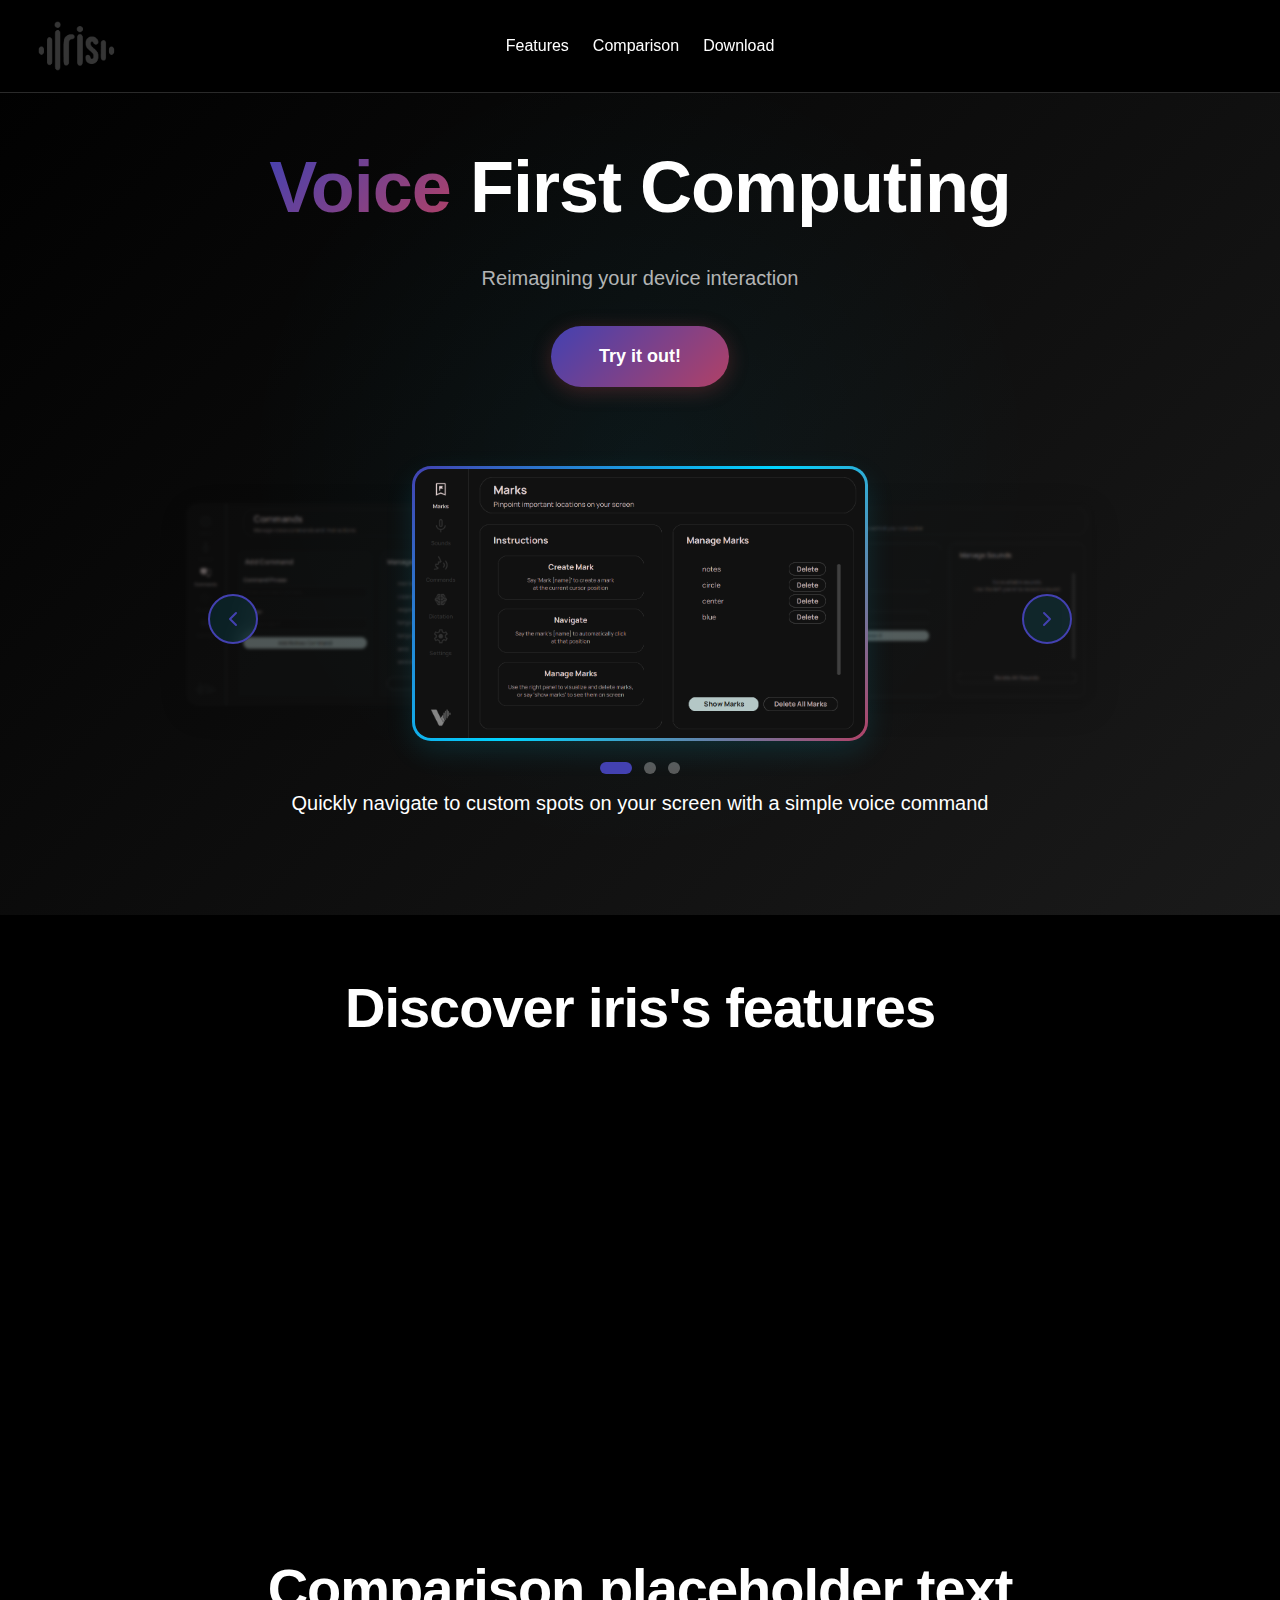
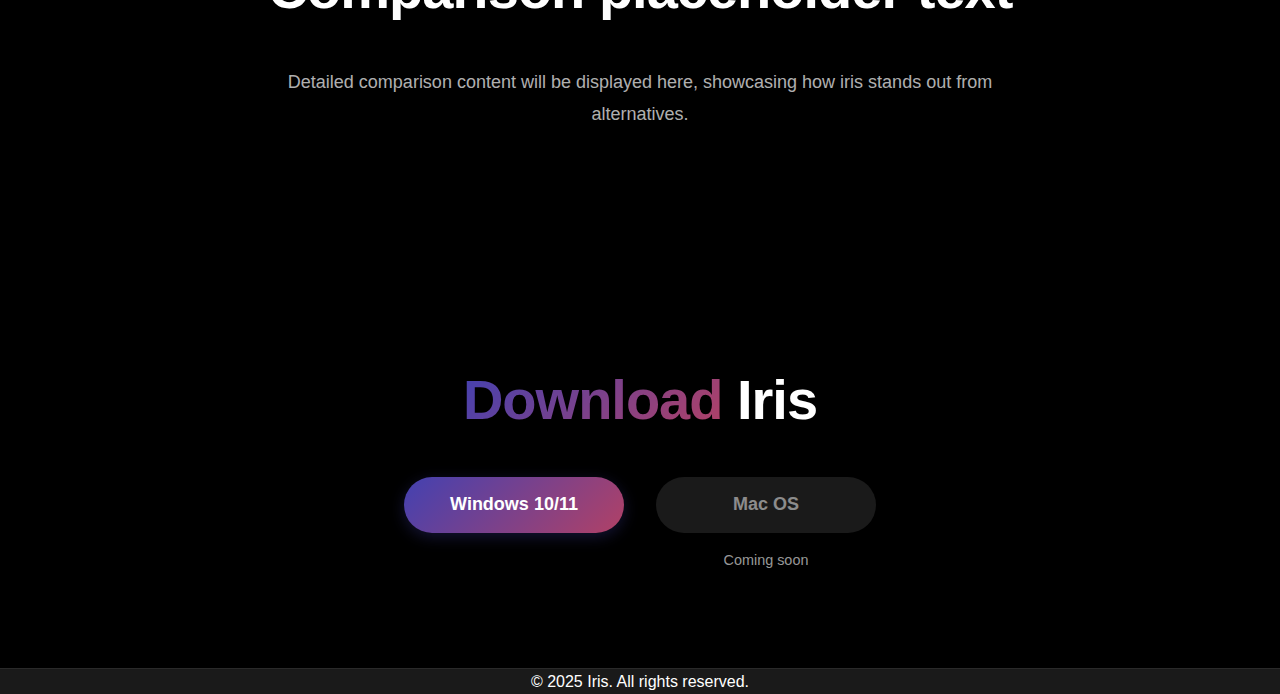
<file: docs/index.html>
<!DOCTYPE html>
<html lang="en">
<head>
    <meta charset="UTF-8">
    <meta name="viewport" content="width=device-width, initial-scale=1.0">
    <meta name="description" content="Iris - Modern, minimal, and clean">
    <title>Iris</title>
    <link rel="stylesheet" href="styles.css">
</head>
<body>
    <!-- Navigation Bar -->
    <nav class="navbar" id="navbar">
        <div class="nav-container">
            <div class="logo">
                <img src="assets/iris_logo_full_size.png" alt="Iris Logo" class="logo-image">
            </div>
            <ul class="nav-links">
                <li><a href="#features" class="nav-link">Features</a></li>
                <li><a href="#comparison" class="nav-link">Comparison</a></li>
                <li><a href="#downloads" class="nav-link">Download</a></li>
            </ul>
        </div>
    </nav>

    <!-- Hero Section -->
    <section class="hero">
        <div class="hero-content">
            <h1 class="tagline"><span class="key-text">Voice</span> First Computing</h1>
            <p class="subtitle">Reimagining your device interaction</p>
            <a href="#downloads" class="btn-cta">Try it out!</a>
            
            <!-- App Screenshots Carousel -->
            <div class="carousel-container">
                <button class="carousel-btn carousel-btn-prev" aria-label="Previous slide">
                    <svg width="24" height="24" viewBox="0 0 24 24" fill="none" stroke="currentColor" stroke-width="2" stroke-linecap="round" stroke-linejoin="round">
                        <polyline points="15 18 9 12 15 6"></polyline>
                    </svg>
                </button>
                
                <div class="carousel-wrapper">
                    <div class="carousel-slide" data-text="Tab Text 1">
                        <img src="assets/app_screenshots/app_tab_1.png" alt="App Screenshot 1" class="carousel-image">
                    </div>
                    <div class="carousel-slide" data-text="Tab Text 2">
                        <img src="assets/app_screenshots/app_tab_2.png" alt="App Screenshot 2" class="carousel-image">
                    </div>
                    <div class="carousel-slide" data-text="Tab Text 3">
                        <img src="assets/app_screenshots/app_tab_3.png" alt="App Screenshot 3" class="carousel-image">
                    </div>
                </div>
                
                <button class="carousel-btn carousel-btn-next" aria-label="Next slide">
                    <svg width="24" height="24" viewBox="0 0 24 24" fill="none" stroke="currentColor" stroke-width="2" stroke-linecap="round" stroke-linejoin="round">
                        <polyline points="9 18 15 12 9 6"></polyline>
                    </svg>
                </button>
                
                <div class="carousel-indicators">
                    <button class="carousel-indicator active" data-index="0" aria-label="Go to slide 1"></button>
                    <button class="carousel-indicator" data-index="1" aria-label="Go to slide 2"></button>
                    <button class="carousel-indicator" data-index="2" aria-label="Go to slide 3"></button>
                </div>
                
                <div class="carousel-text-container">
                    <p class="carousel-text active">Quickly navigate to custom spots on your screen with a simple voice command</p>
                    <p class="carousel-text">Control clicking, scrolling and other commands with non verbal sounds</p>
                    <p class="carousel-text">Add your own computer shortcuts and map them to any spoken word</p>
                </div>
            </div>
        </div>
    </section>

    <!-- Features Section -->
    <section id="features" class="features-section">
        <h2 class="section-title">Discover iris's features</h2>
        <div class="features-grid">
            <div class="feature-card">
                <h3 class="feature-title">Frame Title</h3>
                <p class="feature-content">Frame content text providing detailed information about this specific feature and its benefits.</p>
            </div>
            <div class="feature-card">
                <h3 class="feature-title">Frame Title</h3>
                <p class="feature-content">Frame content text providing detailed information about this specific feature and its benefits.</p>
            </div>
            <div class="feature-card">
                <h3 class="feature-title">Frame Title</h3>
                <p class="feature-content">Frame content text providing detailed information about this specific feature and its benefits.</p>
            </div>
            <div class="feature-card">
                <h3 class="feature-title">Frame Title</h3>
                <p class="feature-content">Frame content text providing detailed information about this specific feature and its benefits.</p>
            </div>
        </div>
    </section>

    <!-- Comparison Section -->
    <section id="comparison" class="comparison-section">
        <h2 class="section-title">Comparison placeholder text</h2>
        <div class="comparison-content">
            <p class="comparison-description">Detailed comparison content will be displayed here, showcasing how iris stands out from alternatives.</p>
        </div>
    </section>

    <!-- Downloads Section -->
    <section id="downloads" class="downloads-section">
        <h2 class="section-title"><span class="key-text">Download</span> Iris</h2>
        <div class="downloads-container">
            <div class="download-item">
                <a href="#" class="btn-download-simple">Windows 10/11</a>
            </div>
            <div class="download-item">
                <button class="btn-download-simple btn-disabled">Mac OS</button>
                <p class="coming-soon-text">Coming soon</p>
            </div>
        </div>
    </section>

    <!-- Footer -->
    <footer class="footer">
        <p>&copy; 2025 Iris. All rights reserved.</p>
    </footer>

    <script src="script.js"></script>
</body>
</html>
</file>
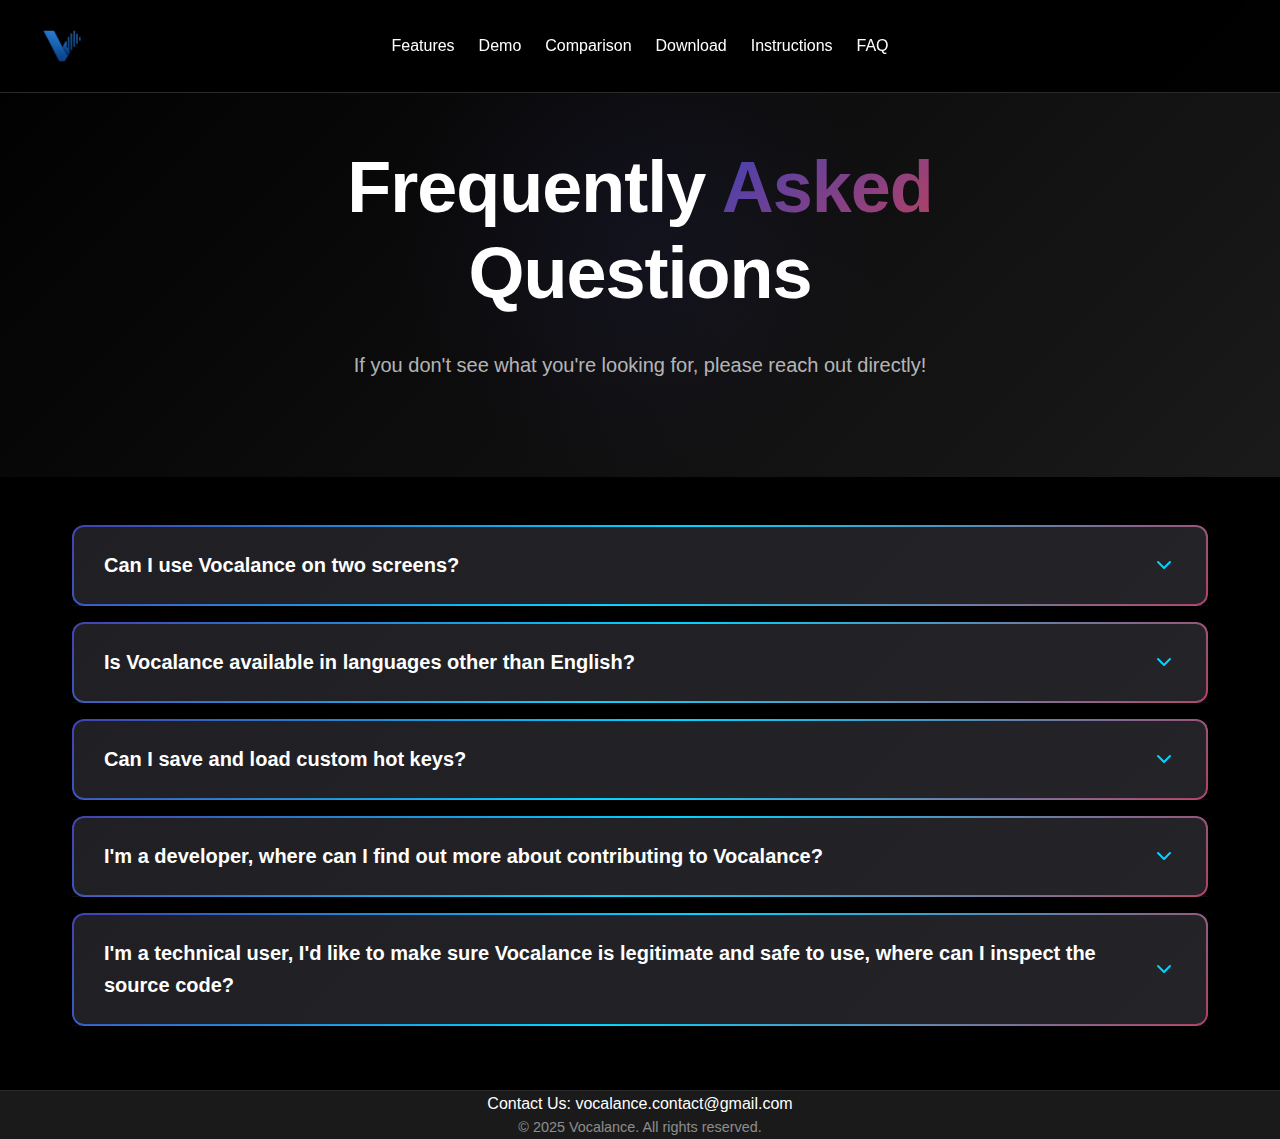
<file: docs/faq.html>
<!DOCTYPE html>
<html lang="en">
<head>
    <meta charset="UTF-8">
    <meta name="viewport" content="width=device-width, initial-scale=1.0">
    <meta name="description" content="Vocalance - Frequently Asked Questions">
    <title>Vocalance - FAQ</title>
    <link rel="stylesheet" href="styles.css">
    <link rel="stylesheet" href="faq-styles.css">
</head>
<body>
    <!-- Navigation Bar -->
    <nav class="navbar" id="navbar">
        <div class="nav-container">
            <div class="logo">
                <a href="index.html">
                    <img src="assets/vocalance_logo_full_size.png" alt="Vocalance Logo" class="logo-image">
                </a>
            </div>
            <ul class="nav-links">
                <li><a href="index.html#features" class="nav-link">Features</a></li>
                <li><a href="index.html#demo" class="nav-link">Demo</a></li>
                <li><a href="index.html#comparison" class="nav-link">Comparison</a></li>
                <li><a href="index.html#downloads" class="nav-link">Download</a></li>
                <li class="nav-dropdown">
                    <a href="instructions.html" class="nav-link">Instructions</a>
                    <ul class="dropdown-menu">
                        <li><a href="instructions.html#commands" class="dropdown-link">Commands</a></li>
                        <li><a href="instructions.html#marks" class="dropdown-link">Marks</a></li>
                        <li><a href="instructions.html#sounds" class="dropdown-link">Sounds</a></li>
                        <li><a href="instructions.html#dictation" class="dropdown-link">Dictation</a></li>
                        <li><a href="instructions.html#grid" class="dropdown-link">Grid</a></li>
                    </ul>
                </li>
                <li><a href="faq.html" class="nav-link">FAQ</a></li>
            </ul>
        </div>
    </nav>

    <!-- FAQ Hero Section -->
    <section class="faq-hero">
        <div class="hero-content">
            <h1 class="tagline">Frequently <span class="key-text">Asked</span> Questions</h1>
            <p class="subtitle">If you don't see what you're looking for, please reach out directly!</p>
        </div>
    </section>

    <!-- Main FAQ Content -->
    <section class="faq-content">
        <div class="content-container">
            
            <!-- FAQ Item 1: Multi-screen Support -->
            <div class="faq-item">
                <div class="faq-header" data-faq="multiscreen">
                    <h2 class="faq-question">Can I use Vocalance on two screens?</h2>
                    <span class="toggle-icon">
                        <svg width="24" height="24" viewBox="0 0 24 24" fill="none" stroke="currentColor" stroke-width="2" stroke-linecap="round" stroke-linejoin="round">
                            <polyline points="6 9 12 15 18 9"></polyline>
                        </svg>
                    </span>
                </div>
                <div class="faq-body">
                    <p class="faq-answer">Yes, but only if you make the second screen mirror the first. Vocalance doesn't currently support independent screens.</p>
                </div>
            </div>

            <!-- FAQ Item 2: Language Support -->
            <div class="faq-item">
                <div class="faq-header" data-faq="language">
                    <h2 class="faq-question">Is Vocalance available in languages other than English?</h2>
                    <span class="toggle-icon">
                        <svg width="24" height="24" viewBox="0 0 24 24" fill="none" stroke="currentColor" stroke-width="2" stroke-linecap="round" stroke-linejoin="round">
                            <polyline points="6 9 12 15 18 9"></polyline>
                        </svg>
                    </span>
                </div>
                <div class="faq-body">
                    <p class="faq-answer">Not right now, but we're planning to expand support to other widely spoken languages in future.</p>
                </div>
            </div>

            <!-- FAQ Item 3: Custom Hotkeys -->
            <div class="faq-item">
                <div class="faq-header" data-faq="hotkeys">
                    <h2 class="faq-question">Can I save and load custom hot keys?</h2>
                    <span class="toggle-icon">
                        <svg width="24" height="24" viewBox="0 0 24 24" fill="none" stroke="currentColor" stroke-width="2" stroke-linecap="round" stroke-linejoin="round">
                            <polyline points="6 9 12 15 18 9"></polyline>
                        </svg>
                    </span>
                </div>
                <div class="faq-body">
                    <p class="faq-answer">Not right now, but this feature is on the development roadmap.</p>
                </div>
            </div>

            <!-- FAQ Item 4: Contributing to Vocalance -->
            <div class="faq-item">
                <div class="faq-header" data-faq="contributing">
                    <h2 class="faq-question">I'm a developer, where can I find out more about contributing to Vocalance?</h2>
                    <span class="toggle-icon">
                        <svg width="24" height="24" viewBox="0 0 24 24" fill="none" stroke="currentColor" stroke-width="2" stroke-linecap="round" stroke-linejoin="round">
                            <polyline points="6 9 12 15 18 9"></polyline>
                        </svg>
                    </span>
                </div>
                <div class="faq-body">
                    <p class="faq-answer">The GitHub repository for Vocalance can be found <a href="https://github.com/rick12000/vocalance" target="_blank" rel="noopener noreferrer">here</a>, while the developer docs can be found <a href="https://vocalance.readthedocs.io/en/latest/" target="_blank" rel="noopener noreferrer">here</a>.</p>
                </div>
            </div>

            <!-- FAQ Item 5: Source Code Inspection -->
            <div class="faq-item">
                <div class="faq-header" data-faq="source-code">
                    <h2 class="faq-question">I'm a technical user, I'd like to make sure Vocalance is legitimate and safe to use, where can I inspect the source code?</h2>
                    <span class="toggle-icon">
                        <svg width="24" height="24" viewBox="0 0 24 24" fill="none" stroke="currentColor" stroke-width="2" stroke-linecap="round" stroke-linejoin="round">
                            <polyline points="6 9 12 15 18 9"></polyline>
                        </svg>
                    </span>
                </div>
                <div class="faq-body">
                    <p class="faq-answer">Vocalance is open source and its source code can be read in full at its GitHub page <a href="https://github.com/rick12000/vocalance" target="_blank" rel="noopener noreferrer">here</a>.</p>
                </div>
            </div>

        </div>
    </section>

    <!-- Footer -->
    <footer class="footer">
        <p>Contact Us: vocalance.contact@gmail.com</p>
        <p>&copy; 2025 Vocalance. All rights reserved.</p>
    </footer>

    <script src="script.js"></script>
    <script src="faq-script.js"></script>
</body>
</html>
</file>
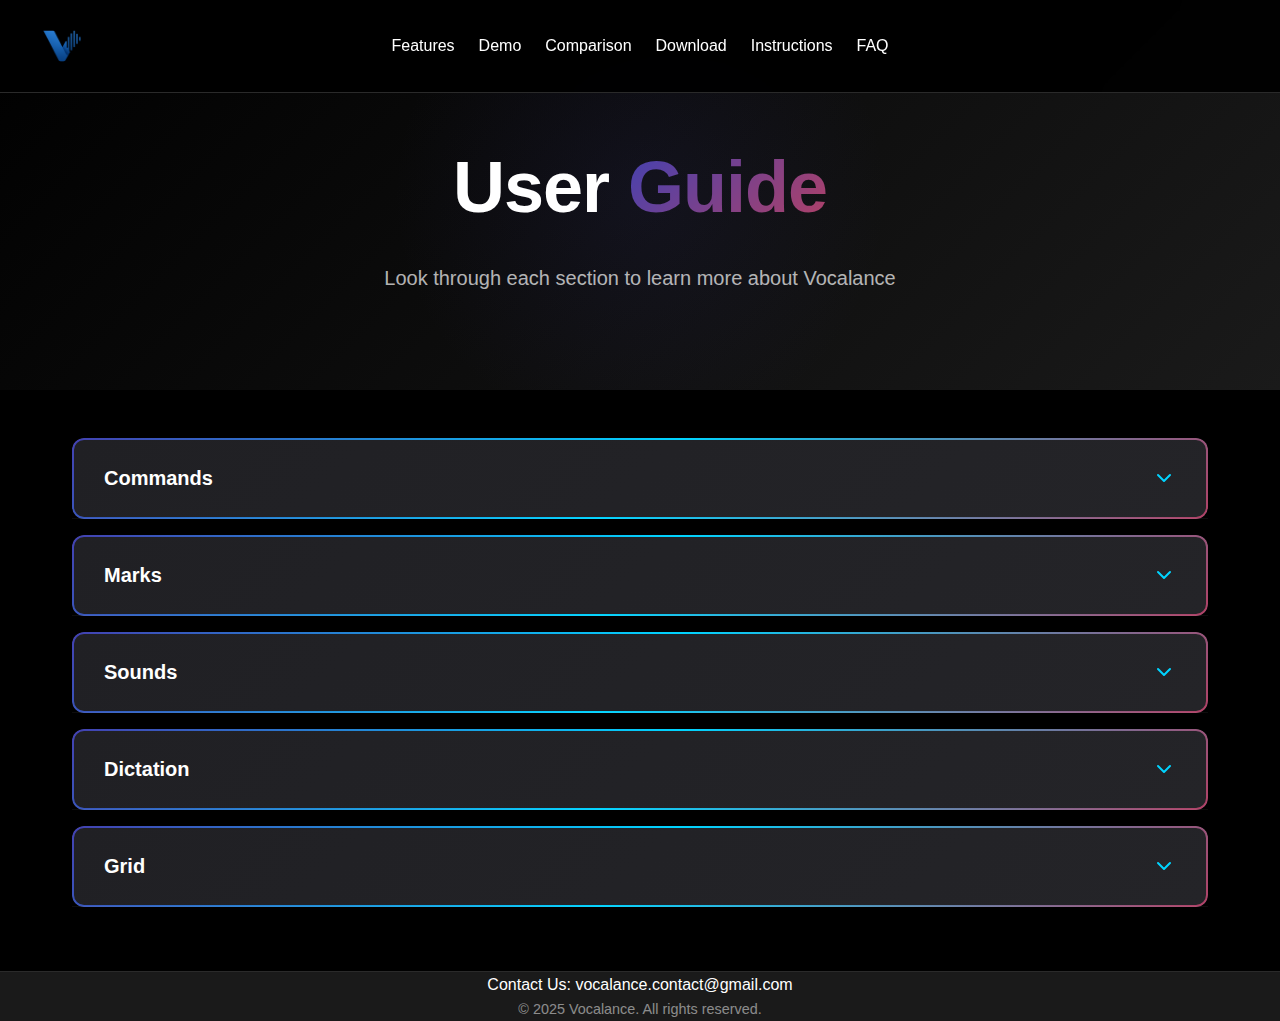
<file: docs/instructions.html>
<!DOCTYPE html>
<html lang="en">
<head>
    <meta charset="UTF-8">
    <meta name="viewport" content="width=device-width, initial-scale=1.0">
    <meta name="description" content="Vocalance - Instructions for using the application">
    <title>Vocalance - Instructions</title>
    <link rel="stylesheet" href="styles.css">
    <link rel="stylesheet" href="instructions-styles.css">
</head>
<body>
    <!-- Navigation Bar -->
    <nav class="navbar" id="navbar">
        <div class="nav-container">
            <div class="logo">
                <a href="index.html">
                    <img src="assets/vocalance_logo_full_size.png" alt="Vocalance Logo" class="logo-image">
                </a>
            </div>
            <ul class="nav-links">
                <li><a href="index.html#features" class="nav-link">Features</a></li>
                <li><a href="index.html#demo" class="nav-link">Demo</a></li>
                <li><a href="index.html#comparison" class="nav-link">Comparison</a></li>
                <li><a href="index.html#downloads" class="nav-link">Download</a></li>
                <li class="nav-dropdown">
                    <a href="instructions.html" class="nav-link">Instructions</a>
                    <ul class="dropdown-menu">
                        <li><a href="#commands" class="dropdown-link">Commands</a></li>
                        <li><a href="#marks" class="dropdown-link">Marks</a></li>
                        <li><a href="#sounds" class="dropdown-link">Sounds</a></li>
                        <li><a href="#dictation" class="dropdown-link">Dictation</a></li>
                        <li><a href="#grid" class="dropdown-link">Grid</a></li>
                    </ul>
                </li>
                <li><a href="faq.html" class="nav-link">FAQ</a></li>
            </ul>
        </div>
    </nav>

    <!-- Instructions Hero Section -->
    <section class="instructions-hero">
        <div class="hero-content">
            <h1 class="tagline">User <span class="key-text">Guide</span></h1>
            <p class="subtitle">Look through each section to learn more about Vocalance</p>
        </div>
    </section>

    <!-- Main Instructions Content -->
    <section class="instructions-content">
        <div class="content-container">
            
            <!-- Commands Section -->
            <div id="commands" class="instruction-section">
                <div class="section-header" data-section="commands">
                    <h2 class="section-title-inst">Commands</h2>
                    <span class="toggle-icon">
                        <svg width="24" height="24" viewBox="0 0 24 24" fill="none" stroke="currentColor" stroke-width="2" stroke-linecap="round" stroke-linejoin="round">
                            <polyline points="6 9 12 15 18 9"></polyline>
                        </svg>
                    </span>
                </div>
                <div class="section-content">
                    <p class="section-intro">Vocalance provides a comprehensive set of automation commands that can be triggered by voice. Commands are organized into functional groups for easy reference.</p>
                    
                    <!-- Basic Commands -->
                    <div class="subsection">
                        <div class="subsection-header" data-subsection="basic">
                            <h3 class="subsection-title">Basic</h3>
                            <span class="toggle-icon">
                                <svg width="20" height="20" viewBox="0 0 24 24" fill="none" stroke="currentColor" stroke-width="2" stroke-linecap="round" stroke-linejoin="round">
                                    <polyline points="6 9 12 15 18 9"></polyline>
                                </svg>
                            </span>
                        </div>
                        <div class="subsection-content">
                            <div class="command-table">
                                <div class="command-row command-header">
                                    <div class="command-phrase">Command Phrase</div>
                                    <div class="command-description">Description</div>
                                </div>
                                <div class="command-row">
                                    <div class="command-phrase"><code>click</code></div>
                                    <div class="command-description">Perform a left mouse click at current mouse cursor position</div>
                                </div>
                                <div class="command-row">
                                    <div class="command-phrase"><code>right click</code></div>
                                    <div class="command-description">Perform a right mouse click at current mouse cursor position</div>
                                </div>
                                <div class="command-row">
                                    <div class="command-phrase"><code>double click</code></div>
                                    <div class="command-description">Perform a double left mouse click at current mouse cursor position</div>
                                </div>
                                <div class="command-row">
                                    <div class="command-phrase"><code>triple click</code></div>
                                    <div class="command-description">Perform a triple left mouse click at current mouse cursor position</div>
                                </div>
                                <div class="command-row">
                                    <div class="command-phrase"><code>up</code></div>
                                    <div class="command-description">Press the up arrow key</div>
                                </div>
                                <div class="command-row">
                                    <div class="command-phrase"><code>down</code></div>
                                    <div class="command-description">Press the down arrow key</div>
                                </div>
                                <div class="command-row">
                                    <div class="command-phrase"><code>left</code></div>
                                    <div class="command-description">Press the left arrow key</div>
                                </div>
                                <div class="command-row">
                                    <div class="command-phrase"><code>right</code></div>
                                    <div class="command-description">Press the right arrow key</div>
                                </div>
                                <div class="command-row">
                                    <div class="command-phrase"><code>wind</code></div>
                                    <div class="command-description">Press the page up key (use to scroll up)</div>
                                </div>
                                <div class="command-row">
                                    <div class="command-phrase"><code>ground</code></div>
                                    <div class="command-description">Press the page down key (use to scroll down)</div>
                                </div>
                                <div class="command-row">
                                    <div class="command-phrase"><code>sky</code></div>
                                    <div class="command-description">Scroll upward using mouse scroll wheel</div>
                                </div>
                                <div class="command-row">
                                    <div class="command-phrase"><code>earth</code></div>
                                    <div class="command-description">Scroll downward using mouse scroll wheel</div>
                                </div>
                                <div class="command-row">
                                    <div class="command-phrase"><code>escape</code></div>
                                    <div class="command-description">Press the escape key</div>
                                </div>
                                <div class="command-row">
                                    <div class="command-phrase"><code>zoom</code></div>
                                    <div class="command-description">Increase zoom level</div>
                                </div>
                                <div class="command-row">
                                    <div class="command-phrase"><code>zoom out</code></div>
                                    <div class="command-description">Decrease zoom level</div>
                                </div>
                                <div class="command-row">
                                    <div class="command-phrase"><code>search</code></div>
                                    <div class="command-description">Search for text in the current file</div>
                                </div>
                                <div class="command-row">
                                    <div class="command-phrase"><code>back space</code></div>
                                    <div class="command-description">Press the backspace key</div>
                                </div>
                            </div>
                        </div>
                    </div>

                    <!-- Editing Commands -->
                    <div class="subsection">
                        <div class="subsection-header" data-subsection="editing">
                            <h3 class="subsection-title">Editing</h3>
                            <span class="toggle-icon">
                                <svg width="20" height="20" viewBox="0 0 24 24" fill="none" stroke="currentColor" stroke-width="2" stroke-linecap="round" stroke-linejoin="round">
                                    <polyline points="6 9 12 15 18 9"></polyline>
                                </svg>
                            </span>
                        </div>
                        <div class="subsection-content">
                            <div class="command-table">
                                <div class="command-row command-header">
                                    <div class="command-phrase">Command Phrase</div>
                                    <div class="command-description">Description</div>
                                </div>
                                <div class="command-row">
                                    <div class="command-phrase"><code>save</code></div>
                                    <div class="command-description">Save the current file</div>
                                </div>
                                <div class="command-row">
                                    <div class="command-phrase"><code>copy</code></div>
                                    <div class="command-description">Copy selected text or content to clipboard</div>
                                </div>
                                <div class="command-row">
                                    <div class="command-phrase"><code>paste</code></div>
                                    <div class="command-description">Paste content from clipboard</div>
                                </div>
                                <div class="command-row">
                                    <div class="command-phrase"><code>select all</code></div>
                                    <div class="command-description">Select all content in the current context</div>
                                </div>
                                <div class="command-row">
                                    <div class="command-phrase"><code>wipe</code></div>
                                    <div class="command-description">Undo the last action</div>
                                </div>
                                <div class="command-row">
                                    <div class="command-phrase"><code>redo</code></div>
                                    <div class="command-description">Redo the last undone action</div>
                                </div>
                                <div class="command-row">
                                    <div class="command-phrase"><code>enter</code></div>
                                    <div class="command-description">Press the enter key</div>
                                </div>
                                <div class="command-row">
                                    <div class="command-phrase"><code>delete</code></div>
                                    <div class="command-description">Press the delete key</div>
                                </div>
                                <div class="command-row">
                                    <div class="command-phrase"><code>tab</code></div>
                                    <div class="command-description">Press the tab key</div>
                                </div>
                                <div class="command-row">
                                    <div class="command-phrase"><code>space</code></div>
                                    <div class="command-description">Press the space bar</div>
                                </div>
                            </div>
                        </div>
                    </div>

                    <!-- Window Navigation Commands -->
                    <div class="subsection">
                        <div class="subsection-header" data-subsection="window-navigation">
                            <h3 class="subsection-title">Window Navigation</h3>
                            <span class="toggle-icon">
                                <svg width="20" height="20" viewBox="0 0 24 24" fill="none" stroke="currentColor" stroke-width="2" stroke-linecap="round" stroke-linejoin="round">
                                    <polyline points="6 9 12 15 18 9"></polyline>
                                </svg>
                            </span>
                        </div>
                        <div class="subsection-content">
                            <div class="command-table">
                                <div class="command-row command-header">
                                    <div class="command-phrase">Command Phrase</div>
                                    <div class="command-description">Description</div>
                                </div>
                                <div class="command-row">
                                    <div class="command-phrase"><code>web open</code></div>
                                    <div class="command-description">Open a new browser tab (also works in VSCode or other tabbed applications)</div>
                                </div>
                                <div class="command-row">
                                    <div class="command-phrase"><code>web close</code></div>
                                    <div class="command-description">Close the current browser tab (also works in VSCode or other tabbed applications)</div>
                                </div>
                                <div class="command-row">
                                    <div class="command-phrase"><code>close</code></div>
                                    <div class="command-description">Close the currently active window</div>
                                </div>
                                <div class="command-row">
                                    <div class="command-phrase"><code>minimize</code></div>
                                    <div class="command-description">Minimize the currently active window to the taskbar</div>
                                </div>
                                <div class="command-row">
                                    <div class="command-phrase"><code>web reopen</code></div>
                                    <div class="command-description">Reopen the last closed browser tab</div>
                                </div>
                                <div class="command-row">
                                    <div class="command-phrase"><code>web right</code></div>
                                    <div class="command-description">Open the browser tab to the right of the current browser tab (also works in VSCode or other tabbed applications)</div>
                                </div>
                                <div class="command-row">
                                    <div class="command-phrase"><code>web left</code></div>
                                    <div class="command-description">Open the browser tab to the left of the current browser tab (also works in VSCode or other tabbed applications)</div>
                                </div>
                                <div class="command-row">
                                    <div class="command-phrase"><code>back</code></div>
                                    <div class="command-description">If triggered on a browser, goes back to the previous page. If triggered in a coding IDE, goes back to the previous cursor position.</div>
                                </div>
                                <div class="command-row">
                                    <div class="command-phrase"><code>jet</code></div>
                                    <div class="command-description">If triggered on a browser, goes forward to the next page. If triggered in a coding IDE, goes forward to the next cursor position.</div>
                                </div>
                            </div>
                        </div>
                    </div>

                    <!-- General IDE Commands -->
                    <div class="subsection">
                        <div class="subsection-header" data-subsection="general-ide">
                            <h3 class="subsection-title">General IDE</h3>
                            <span class="toggle-icon">
                                <svg width="20" height="20" viewBox="0 0 24 24" fill="none" stroke="currentColor" stroke-width="2" stroke-linecap="round" stroke-linejoin="round">
                                    <polyline points="6 9 12 15 18 9"></polyline>
                                </svg>
                            </span>
                        </div>
                        <div class="subsection-content">
                            <div class="command-table">
                                <div class="command-row command-header">
                                    <div class="command-phrase">Command Phrase</div>
                                    <div class="command-description">Description</div>
                                </div>
                                <div class="command-row">
                                    <div class="command-phrase"><code>save all</code></div>
                                    <div class="command-description">Save all open files</div>
                                </div>
                                <div class="command-row">
                                    <div class="command-phrase"><code>close all</code></div>
                                    <div class="command-description">Close all open files</div>
                                </div>
                                <div class="command-row">
                                    <div class="command-phrase"><code>references</code></div>
                                    <div class="command-description">Shows code references for the selected variable (trigger if your cursor is on a variable)</div>
                                </div>
                                <div class="command-row">
                                    <div class="command-phrase"><code>rename</code></div>
                                    <div class="command-description">Rename the selected variable (trigger if your cursor is on a variable)</div>
                                </div>
                                <div class="command-row">
                                    <div class="command-phrase"><code>definition</code></div>
                                    <div class="command-description">Shows where the selected variable is defined (trigger if your cursor is on a variable)</div>
                                </div>
                                <div class="command-row">
                                    <div class="command-phrase"><code>code search</code></div>
                                    <div class="command-description">Opens file search in IDE (if you trigger this when your cursor is highlighting some text, it will automatically search for that text across files)</div>
                                </div>
                                <div class="command-row">
                                    <div class="command-phrase"><code>old</code></div>
                                    <div class="command-description">If triggered on a browser, goes to tab to the left of the current tab. If triggered in a coding IDE, goes to the file tab to the left of the current file.</div>
                                </div>
                                <div class="command-row">
                                    <div class="command-phrase"><code>new</code></div>
                                    <div class="command-description">If triggered on a browser, goes to tab to the right of the current tab. If triggered in a coding IDE, goes to the file tab to the right of the current file.</div>
                                </div>
                                <div class="command-row">
                                    <div class="command-phrase"><code>explore</code></div>
                                    <div class="command-description">Open the files panel in coding IDEs</div>
                                </div>
                            </div>
                        </div>
                    </div>

                    <!-- Cursor IDE Commands -->
                    <div class="subsection">
                        <div class="subsection-header" data-subsection="cursor-ide">
                            <h3 class="subsection-title">Cursor IDE</h3>
                            <span class="toggle-icon">
                                <svg width="20" height="20" viewBox="0 0 24 24" fill="none" stroke="currentColor" stroke-width="2" stroke-linecap="round" stroke-linejoin="round">
                                    <polyline points="6 9 12 15 18 9"></polyline>
                                </svg>
                            </span>
                        </div>
                        <div class="subsection-content">
                            <div class="command-table">
                                <div class="command-row command-header">
                                    <div class="command-phrase">Command Phrase</div>
                                    <div class="command-description">Description</div>
                                </div>
                                <div class="command-row">
                                    <div class="command-phrase"><code>square ask</code></div>
                                    <div class="command-description">Toggle in line AI Chat in Cursor</div>
                                </div>
                                <div class="command-row">
                                    <div class="command-phrase"><code>square new</code></div>
                                    <div class="command-description">Open a new AI chat in Cursor</div>
                                </div>
                                <div class="command-row">
                                    <div class="command-phrase"><code>square mode</code></div>
                                    <div class="command-description">Cycle through Cursor Chat AI modes [Agent, Plan, Ask] (only trigger if you're in the context of a chat)</div>
                                </div>
                                <div class="command-row">
                                    <div class="command-phrase"><code>square models</code></div>
                                    <div class="command-description">Open AI model selection menu in Cursor Chat (only trigger if you're in the context of a chat)</div>
                                </div>
                                <div class="command-row">
                                    <div class="command-phrase"><code>square context</code></div>
                                    <div class="command-description">Open context drop down in Cursor Chat (only trigger if you're in the context of a chat)</div>
                                </div>
                                <div class="command-row">
                                    <div class="command-phrase"><code>square next</code></div>
                                    <div class="command-description">Move to next AI changed section in Cursor</div>
                                </div>
                                <div class="command-row">
                                    <div class="command-phrase"><code>square previous</code></div>
                                    <div class="command-description">Move to previous AI changed section in Cursor</div>
                                </div>
                                <div class="command-row">
                                    <div class="command-phrase"><code>square keep line</code></div>
                                    <div class="command-description">Keep edit at given or next highlighted code section in Cursor (only trigger if you are on a file with AI changes)</div>
                                </div>
                                <div class="command-row">
                                    <div class="command-phrase"><code>square drop line</code></div>
                                    <div class="command-description">Reject edit at given or next highlighted code section in Cursor (only trigger if you are on a file with AI changes)</div>
                                </div>
                                <div class="command-row">
                                    <div class="command-phrase"><code>square keep file</code></div>
                                    <div class="command-description">Keep edits in the current file in Cursor (only trigger if you are on a file with AI changes)</div>
                                </div>
                                <div class="command-row">
                                    <div class="command-phrase"><code>square reject file</code></div>
                                    <div class="command-description">Reject edits in the current file in Cursor (only trigger if you are on a file with AI changes)</div>
                                </div>
                            </div>
                        </div>
                    </div>

                    <!-- VSCode IDE Commands -->
                    <div class="subsection">
                        <div class="subsection-header" data-subsection="vscode-ide">
                            <h3 class="subsection-title">VSCode IDE</h3>
                            <span class="toggle-icon">
                                <svg width="20" height="20" viewBox="0 0 24 24" fill="none" stroke="currentColor" stroke-width="2" stroke-linecap="round" stroke-linejoin="round">
                                    <polyline points="6 9 12 15 18 9"></polyline>
                                </svg>
                            </span>
                        </div>
                        <div class="subsection-content">
                            <div class="command-table">
                                <div class="command-row command-header">
                                    <div class="command-phrase">Command Phrase</div>
                                    <div class="command-description">Description</div>
                                </div>
                                <div class="command-row">
                                    <div class="command-phrase"><code>blue ask</code></div>
                                    <div class="command-description">Toggle in line AI Chat in VSCode</div>
                                </div>
                                <div class="command-row">
                                    <div class="command-phrase"><code>blue new</code></div>
                                    <div class="command-description">Open a new AI chat in VSCode (only trigger if you're in the context of a chat)</div>
                                </div>
                                <div class="command-row">
                                    <div class="command-phrase"><code>blue context</code></div>
                                    <div class="command-description">Open context drop down in Copilot Chat (only trigger if you're in the context of a chat)</div>
                                </div>
                                <div class="command-row">
                                    <div class="command-phrase"><code>blue talk</code></div>
                                    <div class="command-description">Activate microphone in Copilot Chat (only trigger if you're in the context of a chat)</div>
                                </div>
                                <div class="command-row">
                                    <div class="command-phrase"><code>blue models</code></div>
                                    <div class="command-description">Open AI model selection menu in Copilot Chat (only trigger if you're in the context of a chat)</div>
                                </div>
                                <div class="command-row">
                                    <div class="command-phrase"><code>blue next</code></div>
                                    <div class="command-description">Move to next AI changed section in VSCode (only trigger if you are on a file with AI changes)</div>
                                </div>
                                <div class="command-row">
                                    <div class="command-phrase"><code>blue previous</code></div>
                                    <div class="command-description">Move to previous AI changed section in VSCode (only trigger if you are on a file with AI changes)</div>
                                </div>
                                <div class="command-row">
                                    <div class="command-phrase"><code>blue keep line</code></div>
                                    <div class="command-description">Keep edit at given or next highlighted code section in VSCode (only trigger if you are on a file with AI changes)</div>
                                </div>
                                <div class="command-row">
                                    <div class="command-phrase"><code>blue drop line</code></div>
                                    <div class="command-description">Reject edit at given or next highlighted code section in VSCode (only trigger if you are on a file with AI changes)</div>
                                </div>
                                <div class="command-row">
                                    <div class="command-phrase"><code>blue keep file</code></div>
                                    <div class="command-description">Keep edits in the current file in VSCode (only trigger if you are on a file with AI changes)</div>
                                </div>
                                <div class="command-row">
                                    <div class="command-phrase"><code>blue reject file</code></div>
                                    <div class="command-description">Reject edits in the current file in VSCode (only trigger if you are on a file with AI changes)</div>
                                </div>
                            </div>
                        </div>
                    </div>

                    <!-- Command Parametrization -->
                    <div class="parametrization-section">
                        <h3 class="parametrization-title">Command Parametrization</h3>
                        <p class="parametrization-description">You can repeat any command multiple times by saying a number after the command phrase. For example:</p>
                        <ul class="parametrization-list">
                            <li><strong>"click 3"</strong> - Performs 3 left clicks</li>
                            <li><strong>"down 5"</strong> - Presses the down arrow key 5 times</li>
                            <li><strong>"earth 10"</strong> - Scrolls down 10 times</li>
                            <li><strong>"tab 2"</strong> - Presses the tab key 2 times</li>
                        </ul>
                        <p class="parametrization-note">This works with any automation command - simply say the command phrase followed by the number of times you want it to repeat.</p>
                    </div>

                    <!-- Add Custom Command Section -->
                    <div class="custom-command-section">
                        <h3 class="custom-command-title">Add Custom Command</h3>
                        <p class="custom-command-description">You can add your own commands by going to the Commands tab in the sidebar and:</p>
                        <ol class="custom-command-steps">
                            <li>Choosing what your trigger word for this command will be in the Command Phrase field.</li>
                            <li>Choosing what keyboard hot key Vocalance should execute when you say the trigger word.</li>
                        </ol>
                        <div class="screenshot-container">
                            <img src="assets/instructions_screenshots/add_custom_command_1.png" alt="Add Custom Command Interface" class="centered-screenshot">
                        </div>
                        <p class="custom-command-note">The added command will be displayed in the Manage Commands box, under the "Custom" divider:</p>
                        <div class="screenshot-container">
                            <img src="assets/instructions_screenshots/add_custom_command_2.png" alt="Manage Commands Interface" class="centered-screenshot">
                        </div>
                    </div>

                    <!-- Edit Command Phrases Section -->
                    <div class="edit-command-section">
                        <h3 class="edit-command-title">Edit Command Phrases</h3>
                        <p class="edit-command-description">You can change the command phrases of any Vocalance command in the Commands tab by:</p>
                        <ol class="edit-command-steps">
                            <li>Navigating the Manage Commands box until you find the command whose command phrase you want to change.</li>
                            <li>Clicking the Info button.</li>
                            <li>Changing the command phrase in the Edit Command Phrase field.</li>
                            <li>Clicking Save Changes.</li>
                        </ol>
                        <p class="edit-command-note">Optionally, you can also delete commands from this window, though that only applies to custom commands (built in commands can't be deleted).</p>
                        <div class="screenshot-container">
                            <img src="assets/instructions_screenshots/edit_command.png" alt="Edit Command Interface" class="centered-screenshot">
                        </div>
                    </div>

                </div>
            </div>

            <!-- Marks Section -->
            <div id="marks" class="instruction-section">
                <div class="section-header" data-section="marks">
                    <h2 class="section-title-inst">Marks</h2>
                    <span class="toggle-icon">
                        <svg width="24" height="24" viewBox="0 0 24 24" fill="none" stroke="currentColor" stroke-width="2" stroke-linecap="round" stroke-linejoin="round">
                            <polyline points="6 9 12 15 18 9"></polyline>
                        </svg>
                    </span>
                </div>
                <div class="section-content">
                    <p class="section-intro">Marks allow you to save parts of the screen you click on frequently and reference them by name. Find out more about marks below!</p>

                    <!-- Create Marks Sub Section -->
                    <div class="subsection">
                        <div class="subsection-header" data-subsection="create-marks">
                            <h3 class="subsection-title">Create Marks</h3>
                            <span class="toggle-icon">
                                <svg width="20" height="20" viewBox="0 0 24 24" fill="none" stroke="currentColor" stroke-width="2" stroke-linecap="round" stroke-linejoin="round">
                                    <polyline points="6 9 12 15 18 9"></polyline>
                                </svg>
                            </span>
                        </div>
                        <div class="subsection-content">
                            <ol class="custom-command-steps">
                                <li>Move your cursor to the screen location at which you want to create a mark.</li>
                            </ol>
                            <div class="screenshot-container">
                                <img src="assets/instructions_screenshots/mark_creation_1.png" alt="Move cursor to mark location" class="centered-screenshot">
                            </div>
                            <ol class="custom-command-steps">
                                <li>Say "mark X" where X is the name you want to give to your mark (eg. "mark chrome" to create a mark on the chrome icon in the taskbar).</li>
                                <li>Move your mouse anywhere else on screen.</li>
                            </ol>
                            <div class="screenshot-container">
                                <img src="assets/instructions_screenshots/mark_creation_2.png" alt="Mark creation interface" class="centered-screenshot">
                            </div>
                            <ol class="custom-command-steps">
                                <li>Say the name of your mark (eg. "chrome"). This should now move your cursor to your mark location on screen and execute a click of the mouse at that location.</li>
                            </ol>
                            <div class="screenshot-container">
                                <img src="assets/instructions_screenshots/mark_creation_3.png" alt="Mark activation result" class="centered-screenshot">
                            </div>
                        </div>
                    </div>

                    <!-- Manage Marks Sub Section -->
                    <div class="subsection">
                        <div class="subsection-header" data-subsection="manage-marks">
                            <h3 class="subsection-title">Manage Marks</h3>
                            <span class="toggle-icon">
                                <svg width="20" height="20" viewBox="0 0 24 24" fill="none" stroke="currentColor" stroke-width="2" stroke-linecap="round" stroke-linejoin="round">
                                    <polyline points="6 9 12 15 18 9"></polyline>
                                </svg>
                            </span>
                        </div>
                        <div class="subsection-content">
                            <p class="custom-command-description">If you already created some marks and are wondering how to manage them, go to the Marks tab in the sidebar:</p>
                            <div class="screenshot-container">
                                <img src="assets/instructions_screenshots/manage_marks_1.png" alt="Marks tab in sidebar" class="centered-screenshot">
                            </div>
                            <p class="custom-command-description">Here you can:</p>
                            <ol class="custom-command-steps">
                                <li>Delete an individual mark by clicking the Delete button.</li>
                                <li>Delete all marks at once to restart fresh with the Delete All Marks button.</li>
                                <li>Visualize where your marks are on the screen by clicking the Show Marks button (or you can say "show marks" at any time). To exit the show marks overlay, either press the escape key, or say "escape".</li>
                            </ol>
                            <div class="screenshot-container">
                                <img src="assets/instructions_screenshots/manage_marks_2.png" alt="Marks visualization overlay" class="centered-screenshot">
                            </div>
                        </div>
                    </div>

                </div>
            </div>

            <!-- Sounds Section -->
            <div id="sounds" class="instruction-section">
                <div class="section-header" data-section="sounds">
                    <h2 class="section-title-inst">Sounds</h2>
                    <span class="toggle-icon">
                        <svg width="24" height="24" viewBox="0 0 24 24" fill="none" stroke="currentColor" stroke-width="2" stroke-linecap="round" stroke-linejoin="round">
                            <polyline points="6 9 12 15 18 9"></polyline>
                        </svg>
                    </span>
                </div>
                <div class="section-content">
                    <p class="section-intro">You can control Vocalance with non verbal sounds if that's easier for you!</p>

                    <div class="sounds-section">
                        <p class="sounds-description">To do so:</p>
                        <div class="sounds-instructions-wrapper">
                            <ol class="sounds-steps">
                                <li>Move to the Sounds tab in the sidebar.</li>
                                <li>Give your prospective sound a name (you won't speak this name, it's just for you to remember what's what).</li>
                                <li>Select the number of times you want to make the sound during training (default is 5, but you can increase to give the model more data).</li>
                            </ol>
                            <div class="screenshot-container">
                                <img src="assets/instructions_screenshots/add_custom_sound_1.png" alt="Add Custom Sound Interface" class="centered-screenshot">
                            </div>
                            <ol class="sounds-steps">
                                <li>Click Record.</li>
                                <li>Make your sound, wait for the model to prompt you again, then make the sound again, for as many times as the model asks (the last time there might be a small delay, please still only make the sound once per prompt).</li>
                            </ol>
                        </div>
                        <p class="sounds-note">After the model has trained, you should see your trained sound in the Manage Sounds box to the right:</p>
                        <div class="screenshot-container">
                            <img src="assets/instructions_screenshots/map_sound_1.5.png" alt="Trained Sound in Manage Sounds" class="centered-screenshot">
                        </div>
                        <p class="sounds-note">Your sound now exists, but isn't mapped to any command. To associate a sound to a command (so that when you make the sound, Vocalance executes that command), locate your sound and click on Map:</p>
                        <div class="screenshot-container">
                            <img src="assets/instructions_screenshots/map_sound_1.png" alt="Map Sound Interface" class="centered-screenshot">
                        </div>
                        <p class="sounds-description">The current mapping for the sound will display as unmapped, and you will be asked to enter a Command Type and Command Value. The Command Type can be one of "Commands" (all the Vocalance commands from the Commands instructions on this page), "Marks" (any custom mark you create on screen), or "Grid" (this only has one option, which activates the grid overlay). Select a Command Type first, then select from the available Command Values.</p>
                        <p class="sounds-note">When you're happy click Confirm. Now try make your sound and see if it executes your command value!</p>
                    </div>
                </div>
            </div>

            <!-- Dictation Section -->
            <div id="dictation" class="instruction-section">
                <div class="section-header" data-section="dictation">
                    <h2 class="section-title-inst">Dictation</h2>
                    <span class="toggle-icon">
                        <svg width="24" height="24" viewBox="0 0 24 24" fill="none" stroke="currentColor" stroke-width="2" stroke-linecap="round" stroke-linejoin="round">
                            <polyline points="6 9 12 15 18 9"></polyline>
                        </svg>
                    </span>
                </div>
                <div class="section-content">
                    <p class="section-intro">Vocalance offers three types of dictation modes, each optimized for different use cases.</p>
                    
                    <!-- Dictation Mode -->
                    <div class="subsection">
                        <div class="subsection-header" data-subsection="dictation-mode">
                            <h3 class="subsection-title">Dictation</h3>
                            <span class="toggle-icon">
                                <svg width="20" height="20" viewBox="0 0 24 24" fill="none" stroke="currentColor" stroke-width="2" stroke-linecap="round" stroke-linejoin="round">
                                    <polyline points="6 9 12 15 18 9"></polyline>
                                </svg>
                            </span>
                        </div>
                        <div class="subsection-content">
                            <div class="dictation-info">
                                <div class="info-block">
                                    <h4>Activation</h4>
                                    <p>Say <code class="command-code">dictate</code> to activate dictation mode.</p>
                                </div>
                                <div class="info-block">
                                    <h4>How It Works</h4>
                                    <p>Once activated, speak your text. The dictation will automatically stop at your first pause. This mode is ideal for short, quick text entries.</p>
                                </div>
                            </div>
                        </div>
                    </div>

                    <!-- Standard Dictation Mode -->
                    <div class="subsection">
                        <div class="subsection-header" data-subsection="standard-dictation">
                            <h3 class="subsection-title">Standard Dictation</h3>
                            <span class="toggle-icon">
                                <svg width="20" height="20" viewBox="0 0 24 24" fill="none" stroke="currentColor" stroke-width="2" stroke-linecap="round" stroke-linejoin="round">
                                    <polyline points="6 9 12 15 18 9"></polyline>
                                </svg>
                            </span>
                        </div>
                        <div class="subsection-content">
                            <div class="dictation-info">
                                <div class="info-block">
                                    <h4>Activation</h4>
                                    <p>Say <code class="command-code">standard dictate</code> to activate standard dictation mode.</p>
                                </div>
                                <div class="info-block">
                                    <h4>How It Works</h4>
                                    <p>After activation, speak your text freely. The dictation will continue listening and transcribing until you say the stop command. Text is transcribed and output every two seconds as you speak.</p>
                                </div>
                                <div class="info-block">
                                    <h4>Stopping Dictation</h4>
                                    <p>Say <code class="command-code">stop dictating</code> to end the dictation session.</p>
                                </div>
                            </div>
                        </div>
                    </div>

                    <!-- Smart Dictation Mode -->
                    <div class="subsection">
                        <div class="subsection-header" data-subsection="smart-dictation">
                            <h3 class="subsection-title">Smart Dictation</h3>
                            <span class="toggle-icon">
                                <svg width="20" height="20" viewBox="0 0 24 24" fill="none" stroke="currentColor" stroke-width="2" stroke-linecap="round" stroke-linejoin="round">
                                    <polyline points="6 9 12 15 18 9"></polyline>
                                </svg>
                            </span>
                        </div>
                        <div class="subsection-content">
                            <p class="placeholder-text">Smart dictation uses AI to enhance your dictation with automatic formatting, punctuation, and context awareness. Documentation coming soon.</p>
                        </div>
                    </div>

                </div>
            </div>

            <!-- Grid Section -->
            <div id="grid" class="instruction-section">
                <div class="section-header" data-section="grid">
                    <h2 class="section-title-inst">Grid</h2>
                    <span class="toggle-icon">
                        <svg width="24" height="24" viewBox="0 0 24 24" fill="none" stroke="currentColor" stroke-width="2" stroke-linecap="round" stroke-linejoin="round">
                            <polyline points="6 9 12 15 18 9"></polyline>
                        </svg>
                    </span>
                </div>
                <div class="section-content">
                    <p class="section-intro">Grid navigation allows you to navigate your screen using a numbered grid overlay.</p>

                    <div class="grid-section">
                        <div class="grid-instructions-wrapper">
                            <ol class="grid-steps">
                                <li>To activate the grid, say the activation word "go". This will display a range of numbered cells on your screen:</li>
                            </ol>
                            <div class="screenshot-container">
                                <img src="assets/instructions_screenshots/grid.png" alt="Grid Overlay" class="centered-screenshot">
                            </div>
                            <ol class="grid-steps">
                                <li>To navigate to your desired location on screen, simply say the number of the corresponding cell. It's very important you say the number as a <span class="important-text">sequence of single digits</span> (eg. 143 should be "one", "four", "three", not "one hundred and forty three").</li>
                            </ol>
                        </div>

                        <!-- Grid Granularity -->
                        <div class="grid-granularity-section">
                            <h3 class="grid-granularity-title">Grid Granularity</h3>
                            <p class="grid-granularity-description">By default the grid will display 500 cells on your screen.</p>
                            <p class="grid-granularity-description">To adjust this amount go to the Settings tab in the sidebar and select the desired number of cells, then click Save.</p>
                            <div class="screenshot-container">
                                <img src="assets/instructions_screenshots/grid_settings.png" alt="Grid Settings Interface" class="centered-screenshot">
                            </div>
                        </div>

                        <!-- Grid Override -->
                        <div class="grid-override-section">
                            <h3 class="grid-override-title">Grid Override</h3>
                            <p class="grid-override-description">If you find yourself frequently shifting between a lot of cells and not a lot of cells, rather than changing settings all the time, you can just say "go" followed by the number of cells you want (eg. "go two hundred" or "go one thousand").</p>
                            <p class="grid-override-description">This will display the requested number of cells instead of the default number.</p>
                        </div>
                    </div>
                </div>
            </div>

        </div>
    </section>

    <!-- Footer -->
    <footer class="footer">
        <p>Contact Us: vocalance.contact@gmail.com</p>
        <p>&copy; 2025 Vocalance. All rights reserved.</p>
    </footer>

    <script src="script.js"></script>
    <script src="instructions-script.js"></script>
</body>
</html>
</file>
<file: docs/faq-styles.css>
/* =====================
   FAQ Page Specific Styles
   ===================== */

/* FAQ Hero Section */
.faq-hero {
    min-height: 40vh;
    display: flex;
    align-items: center;
    justify-content: center;
    padding: var(--hero-padding-top) var(--section-padding-horizontal) var(--hero-padding-bottom);
    background: linear-gradient(135deg, var(--color-black) 0%, var(--color-charcoal) 100%);
    position: relative;
    overflow: hidden;
}

.faq-hero::before {
    content: '';
    position: absolute;
    top: 50%;
    left: 50%;
    transform: translate(-50%, -50%);
    width: 500px;
    height: 500px;
    background: radial-gradient(circle, rgba(67, 65, 177, 0.1) 0%, transparent 70%);
    pointer-events: none;
}

/* Main FAQ Content */
.faq-content {
    padding: var(--section-padding-vertical) var(--section-padding-horizontal);
    max-width: 1200px;
    margin: 0 auto;
}

.content-container {
    width: 100%;
}

/* FAQ Items */
.faq-item {
    margin-bottom: var(--element-gap);
    background: linear-gradient(135deg, rgba(40, 40, 45, 0.8) 0%, rgba(45, 45, 50, 0.8) 100%);
    border-radius: 12px;
    position: relative;
    transition: all 0.3s ease;
    overflow: visible;
}

.faq-item::before {
    content: '';
    position: absolute;
    inset: 0;
    border-radius: 12px;
    background: linear-gradient(135deg, #4341b1 0%, #00d4ff 50%, #b14166 100%);
    padding: 2px;
    -webkit-mask: linear-gradient(#fff 0 0) content-box, linear-gradient(#fff 0 0);
    -webkit-mask-composite: xor;
    mask-composite: exclude;
    pointer-events: none;
    z-index: 1;
}

.faq-item:hover::before {
    background: linear-gradient(135deg, #4341b1 0%, #00d4ff 50%, #b14166 100%);
}

.faq-item:hover {
    background: linear-gradient(135deg, rgba(50, 50, 55, 0.9) 0%, rgba(55, 55, 60, 0.9) 100%);
}

/* FAQ Header (Question) */
.faq-header {
    padding: 1.5rem var(--element-margin);
    cursor: pointer;
    display: flex;
    justify-content: space-between;
    align-items: center;
    transition: var(--transition-smooth);
    background: transparent;
    position: relative;
    z-index: 2;
    border-bottom: 1px solid rgba(255, 255, 255, 0.05);
    min-height: 60px;
}

.faq-header:hover {
    background: transparent;
}

.faq-question {
    font-size: 1.25rem;
    font-weight: 600;
    color: var(--color-white);
    margin: 0;
    padding-right: 1rem;
}

.toggle-icon {
    color: #00d4ff;
    transition: transform 0.3s ease;
    user-select: none;
    display: flex;
    align-items: center;
    justify-content: center;
    flex-shrink: 0;
}

.faq-header.active .toggle-icon {
    transform: rotate(180deg);
}

/* FAQ Body (Answer) */
.faq-body {
    max-height: 0;
    overflow: hidden;
    transition: max-height 0.5s ease;
    padding: 0;
}

.faq-body.active {
    max-height: 1000px;
    padding: var(--element-margin);
    background: rgba(30, 30, 35, 0.4);
}

/* All direct children of faq-body have ZERO extra indent - same level */
.faq-body > * {
    margin-left: 0;
    margin-right: 0;
}

.faq-answer {
    font-size: 1.0625rem;
    color: rgba(255, 255, 255, 0.75);
    margin: 0;
    line-height: 1.7;
}

.faq-body > ol,
.faq-body > ul {
    padding-left: 1.5em;
    margin: var(--element-gap) 0;
}

/* FAQ Links */
.faq-answer a {
    color: #87ceeb; /* Lighter blue color */
    text-decoration: none;
    transition: color 0.2s ease;
}

.faq-answer a:hover {
    color: #add8e6; /* Even lighter blue on hover */
    text-decoration: underline;
}

/* Responsive Design for FAQ */
@media (max-width: 768px) {
    .faq-hero {
        min-height: 35vh;
        padding: var(--hero-padding-top) var(--section-padding-horizontal) var(--hero-padding-bottom);
    }

    .faq-content {
        padding: var(--section-padding-vertical) var(--section-padding-horizontal);
        max-width: 100%;
    }

    .faq-item {
        margin-left: 0;
        margin-right: 0;
    }

    .faq-header {
        padding: 1rem var(--element-margin);
        flex-direction: row;
    }

    .faq-question {
        font-size: 1rem;
        margin: 0;
        flex: 1;
        text-align: left;
    }

    .faq-body.active {
        padding: var(--element-margin);
    }

    .faq-answer {
        font-size: 1rem;
    }

    .toggle-icon {
        flex-shrink: 0;
        margin-left: 1rem;
    }

    .toggle-icon svg {
        width: 20px;
        height: 20px;
    }
}

@media (max-width: 480px) {
    .faq-hero {
        min-height: 35vh;
        padding: var(--hero-padding-top) var(--section-padding-horizontal) var(--hero-padding-bottom);
    }

    .faq-content {
        padding: var(--section-padding-vertical) var(--section-padding-horizontal);
    }

    .faq-header {
        padding: 0.875rem var(--element-margin);
    }

    .faq-question {
        font-size: 0.95rem;
    }

    .faq-body {
        padding: 0;
    }

    .faq-body.active {
        padding: var(--element-margin);
    }

    .faq-answer {
        font-size: 0.9rem;
        line-height: 1.6;
    }

    .faq-answer a {
        word-break: break-word;
    }

    .toggle-icon svg {
        width: 18px;
        height: 18px;
    }
}
</file>
<file: docs/instructions-styles.css>
/* =====================
   Instructions Page Specific Styles
   ===================== */

/* Instructions Hero Section */
.instructions-hero {
    min-height: 40vh;
    display: flex;
    align-items: center;
    justify-content: center;
    padding: var(--hero-padding-top) var(--section-padding-horizontal) var(--hero-padding-bottom);
    background: linear-gradient(135deg, var(--color-black) 0%, var(--color-charcoal) 100%);
    position: relative;
    overflow: hidden;
}

.instructions-hero::before {
    content: '';
    position: absolute;
    top: 50%;
    left: 50%;
    transform: translate(-50%, -50%);
    width: 500px;
    height: 500px;
    background: radial-gradient(circle, rgba(67, 65, 177, 0.1) 0%, transparent 70%);
    pointer-events: none;
}

/* Main Instructions Content */
.instructions-content {
    padding: var(--section-padding-vertical) var(--section-padding-horizontal);
    max-width: 1200px;
    margin: 0 auto;
}

/* Add spacing after hero section */
.instructions-content > .instruction-section:first-child {
    margin-top: var(--content-gap);
}

.content-container {
    width: 100%;
}

/* Dropdown Menu Styles */
.nav-dropdown {
    position: relative;
}

.dropdown-menu {
    position: absolute;
    top: 100%;
    left: 50%;
    transform: translateX(-50%);
    background-color: rgba(0, 0, 0, 0.98);
    backdrop-filter: blur(10px);
    border: 1px solid var(--color-dark-gray);
    border-radius: 8px;
    padding: 0.5rem 0;
    min-width: 160px;
    opacity: 0;
    visibility: hidden;
    transition: opacity 0.3s ease, visibility 0.3s ease;
    z-index: 1000;
    margin-top: 0.5rem;
    box-shadow: 0 4px 20px rgba(0, 0, 0, 0.3);
}

.nav-dropdown:hover .dropdown-menu {
    opacity: 1;
    visibility: visible;
}

.dropdown-menu li {
    list-style: none;
}

.dropdown-link {
    display: block;
    padding: 0.75rem 1.5rem;
    color: var(--color-white);
    text-decoration: none;
    font-size: 0.95rem;
    font-weight: 500;
    transition: var(--transition-smooth);
    white-space: nowrap;
}

.dropdown-link:hover {
    background-color: rgba(67, 65, 177, 0.2);
    color: var(--color-electric-blue);
}

/* Instruction Sections */
.instruction-section {
    margin-bottom: var(--element-gap);
    background: linear-gradient(135deg, rgba(40, 40, 45, 0.8) 0%, rgba(45, 45, 50, 0.8) 100%);
    border-radius: 12px;
    position: relative;
    transition: all 0.3s ease;
    overflow: visible;
}

.instruction-section::before {
    content: '';
    position: absolute;
    inset: 0;
    border-radius: 12px;
    background: linear-gradient(135deg, #4341b1 0%, #00d4ff 50%, #b14166 100%);
    padding: 2px;
    -webkit-mask: linear-gradient(#fff 0 0) content-box, linear-gradient(#fff 0 0);
    -webkit-mask-composite: xor;
    mask-composite: exclude;
    pointer-events: none;
    z-index: 1;
}

.instruction-section:hover::before {
    background: linear-gradient(135deg, #4341b1 0%, #00d4ff 50%, #b14166 100%);
}

.instruction-section:hover {
    background: linear-gradient(135deg, rgba(50, 50, 55, 0.9) 0%, rgba(55, 55, 60, 0.9) 100%);
}

.section-header {
    padding: 1.5rem var(--element-margin);
    cursor: pointer;
    display: flex;
    justify-content: space-between;
    align-items: center;
    transition: var(--transition-smooth);
    background: transparent;
    position: relative;
    z-index: 2;
    border-bottom: 1px solid rgba(255, 255, 255, 0.05);
    min-height: 60px;
}

.section-header:hover {
    background: transparent;
}

.section-title-inst {
    font-size: 1.25rem;
    font-weight: 600;
    color: var(--color-white);
    margin: 0;
    padding-right: 1rem;
}

.toggle-icon {
    color: #00d4ff;
    transition: transform 0.3s ease;
    user-select: none;
    display: flex;
    align-items: center;
    justify-content: center;
}

.section-header.active .toggle-icon,
.subsection-header.active .toggle-icon {
    transform: rotate(180deg);
}

.section-content {
    max-height: 0;
    overflow: hidden;
    transition: max-height 0.5s ease;
    padding: 0;
}

.section-content.active {
    max-height: 15000px;
    padding: var(--element-margin);
    background: rgba(30, 30, 35, 0.4);
}

/* ALL direct children of section-content have ZERO extra indent - they're all at depth 1 */
.section-content > * {
    margin-left: 0;
    margin-right: 0;
}

.section-intro {
    font-size: 1.0625rem;
    color: rgba(255, 255, 255, 0.75);
    margin-bottom: var(--element-gap);
    line-height: 1.7;
}

/* List elements - same indent as their parent text, just marker offset */
.section-content > ol,
.section-content > ul {
    padding-left: 1.5em;
    margin: var(--element-gap) 0;
}

.subsection-content > ol,
.subsection-content > ul {
    padding-left: 1.5em;
    margin: var(--element-gap) 0;
}

/* Subsections - depth 2, so they don't get extra margin */
.subsection {
    margin-bottom: var(--element-gap);
    margin-left: 0;
    margin-right: 0;
    background: linear-gradient(135deg, rgba(40, 40, 45, 0.6) 0%, rgba(45, 45, 50, 0.6) 100%);
    border-radius: 10px;
    position: relative;
    transition: all 0.3s ease;
    overflow: visible;
}

.subsection::before {
    content: '';
    position: absolute;
    inset: 0;
    border-radius: 10px;
    background: linear-gradient(135deg, #4341b1 0%, #00d4ff 50%, #b14166 100%);
    padding: 1.5px;
    -webkit-mask: linear-gradient(#fff 0 0) content-box, linear-gradient(#fff 0 0);
    -webkit-mask-composite: xor;
    mask-composite: exclude;
    pointer-events: none;
    z-index: 1;
}

.subsection:hover::before {
    background: linear-gradient(135deg, #4341b1 0%, #00d4ff 50%, #b14166 100%);
}

.subsection:hover {
    background: linear-gradient(135deg, rgba(40, 40, 45, 0.6) 0%, rgba(45, 45, 50, 0.6) 100%);
}

.subsection-header {
    padding: 1rem var(--element-margin);
    cursor: pointer;
    display: flex;
    justify-content: space-between;
    align-items: center;
    transition: var(--transition-smooth);
    position: relative;
    z-index: 2;
    border-bottom: 1px solid rgba(255, 255, 255, 0.05);
    min-height: 50px;
}

.subsection-header:hover {
    background: transparent;
}

.subsection-title {
    font-size: 1.1rem;
    font-weight: 500;
    background: linear-gradient(135deg, #4341b1 0%, #00d4ff 100%);
    -webkit-background-clip: text;
    -webkit-text-fill-color: transparent;
    background-clip: text;
    margin: 0;
    padding-right: 1rem;
}

.subsection-content {
    max-height: 0;
    overflow: hidden;
    transition: max-height 0.5s ease;
    padding: 0;
}

.subsection-content.active {
    max-height: 10000px;
    padding: var(--element-margin);
}

/* Command Table */
.command-table {
    width: 100%;
    border-radius: 6px;
    overflow: hidden;
    background: rgba(0, 0, 0, 0.1);
}

.command-row {
    display: grid;
    grid-template-columns: 1fr 2fr;
    gap: 1.5rem;
    padding: 0.875rem 1.25rem;
    border-bottom: 1px solid rgba(255, 255, 255, 0.05);
    transition: var(--transition-smooth);
}

.command-row:last-child {
    border-bottom: none;
}

.command-row:not(.command-header):hover {
    background: rgba(40, 40, 45, 0.4);
}

.command-header {
    background: transparent;
    font-weight: 600;
    color: var(--color-white);
    border-bottom: 1px solid rgba(255, 255, 255, 0.05);
}

.command-phrase {
    color: var(--color-white);
    font-weight: 500;
}

.command-phrase code {
    background: rgba(67, 65, 177, 0.25);
    padding: 0.3rem 0.6rem;
    border-radius: 4px;
    font-family: 'Courier New', Consolas, monospace;
    font-size: 0.9rem;
    color: #00d4ff;
    border: 1px solid rgba(0, 212, 255, 0.2);
}

.command-description {
    color: rgba(255, 255, 255, 0.75);
    line-height: 1.6;
}

/* Parametrization Section - Non-collapsible, same level as subsections */
.parametrization-section {
    margin-top: var(--content-gap);
    margin-bottom: var(--element-gap);
    padding: var(--element-margin);
    background: rgba(67, 65, 177, 0.08);
    border-radius: 8px;
    border: 1px solid rgba(67, 65, 177, 0.2);
}

/* Add spacing before subsections that follow major sections */
.parametrization-section + .subsection,
.info-block + .subsection,
.subsection + .parametrization-section,
.subsection + .info-block {
    margin-top: var(--content-gap);
}

.parametrization-title {
    font-size: 1.25rem;
    font-weight: 600;
    background: linear-gradient(135deg, #4341b1 0%, #00d4ff 100%);
    -webkit-background-clip: text;
    -webkit-text-fill-color: transparent;
    background-clip: text;
    margin: 0 0 var(--element-gap) 0;
}

.parametrization-description {
    font-size: 1rem;
    color: rgba(255, 255, 255, 0.8);
    margin-bottom: var(--element-gap);
    line-height: 1.6;
}

.parametrization-list {
    list-style: none;
    padding: 0;
    margin: 0 0 var(--element-gap) 0;
}

.parametrization-list li {
    padding: var(--element-gap) var(--element-margin);
    margin-bottom: var(--element-gap);
    background: rgba(0, 0, 0, 0.15);
    border-radius: 6px;
    border-left: 3px solid #00d4ff;
    color: rgba(255, 255, 255, 0.9);
    transition: var(--transition-smooth);
}

.parametrization-list li:hover {
    background: rgba(0, 0, 0, 0.15);
    border-left-color: #00d4ff;
}

.parametrization-list strong {
    color: #00d4ff;
    font-weight: 600;
}

.parametrization-note {
    margin: 0;
    padding: 1rem;
    background: rgba(0, 0, 0, 0.15);
    border-radius: 6px;
    border-left: 3px solid #00d4ff;
    color: rgba(255, 255, 255, 0.8);
    font-size: 0.95rem;
    line-height: 1.6;
}

/* Custom Command Section - Non-collapsible */
.custom-command-section,
.edit-command-section {
    margin-top: var(--spacing-md);
    padding: 1.5rem;
    background: rgba(67, 65, 177, 0.08);
    border-radius: 8px;
    border: 1px solid rgba(67, 65, 177, 0.2);
}

.custom-command-title,
.edit-command-title {
    font-size: 1.25rem;
    font-weight: 600;
    background: linear-gradient(135deg, #4341b1 0%, #00d4ff 100%);
    -webkit-background-clip: text;
    -webkit-text-fill-color: transparent;
    background-clip: text;
    margin: 0 0 1rem 0;
}

.custom-command-description,
.edit-command-description {
    font-size: 1rem;
    color: rgba(255, 255, 255, 0.8);
    margin-bottom: 1rem;
    line-height: 1.6;
}

.custom-command-steps,
.edit-command-steps {
    list-style: none;
    padding: 0;
    margin: 0 0 1.5rem 0;
    counter-reset: step-counter;
}

.custom-command-steps li,
.edit-command-steps li {
    counter-increment: step-counter;
    padding: 0.75rem 1rem 0.75rem 2.5rem;
    margin-bottom: 0.5rem;
    background: rgba(0, 0, 0, 0.15);
    border-radius: 6px;
    border-left: 3px solid #00d4ff;
    color: rgba(255, 255, 255, 0.9);
    transition: var(--transition-smooth);
    position: relative;
}

.custom-command-steps li::before,
.edit-command-steps li::before {
    content: counter(step-counter) ".";
    position: absolute;
    left: 1rem;
    top: 0.75rem;
    font-weight: 600;
    color: #00d4ff;
}

.custom-command-steps li:hover,
.edit-command-steps li:hover {
    background: rgba(0, 0, 0, 0.2);
    border-left-color: #4341b1;
}

.custom-command-note,
.edit-command-note {
    margin: 1rem 0;
    padding: 1rem;
    background: rgba(0, 0, 0, 0.15);
    border-radius: 6px;
    border-left: 3px solid #00d4ff;
    color: rgba(255, 255, 255, 0.8);
    font-size: 0.95rem;
    line-height: 1.6;
}

/* Screenshot Styles */
.screenshot-container {
    display: flex;
    justify-content: center;
    margin: 1.5rem 0;
}

.centered-screenshot {
    max-width: 50%;
    height: auto;
    border-radius: 8px;
    box-shadow: 0 4px 20px rgba(0, 0, 0, 0.3);
    border: 1px solid rgba(255, 255, 255, 0.1);
}

/* Sounds Section */
.sounds-section {
    margin-top: var(--spacing-md);
}

.sounds-description {
    font-size: 1rem;
    color: rgba(255, 255, 255, 0.8);
    margin-bottom: 1rem;
    line-height: 1.6;
}

.sounds-instructions-wrapper {
    counter-reset: sounds-step-counter;
}

.sounds-steps {
    list-style: none;
    padding: 0;
    margin: 0 0 1.5rem 0;
}

.sounds-steps li {
    counter-increment: sounds-step-counter;
    padding: 0.75rem 1rem 0.75rem 2.5rem;
    margin-bottom: 0.5rem;
    background: rgba(0, 0, 0, 0.15);
    border-radius: 6px;
    border-left: 3px solid #00d4ff;
    color: rgba(255, 255, 255, 0.9);
    transition: var(--transition-smooth);
    position: relative;
}

.sounds-steps li::before {
    content: counter(sounds-step-counter) ".";
    position: absolute;
    left: 1rem;
    top: 0.75rem;
    font-weight: 600;
    color: #00d4ff;
}

.sounds-steps li:hover {
    background: rgba(0, 0, 0, 0.2);
    border-left-color: #4341b1;
}

.sounds-note {
    margin: 1rem 0;
    padding: 1rem;
    background: rgba(0, 0, 0, 0.15);
    border-radius: 6px;
    border-left: 3px solid #00d4ff;
    color: rgba(255, 255, 255, 0.8);
    font-size: 0.95rem;
    line-height: 1.6;
}

/* Grid Section */
.grid-section {
    margin-top: var(--spacing-md);
}

.grid-description {
    font-size: 1rem;
    color: rgba(255, 255, 255, 0.8);
    margin-bottom: 1rem;
    line-height: 1.6;
}

.grid-description .important-text {
    text-decoration: underline;
    font-weight: 600;
}

/* Grid Granularity and Override Sections */
.grid-granularity-section,
.grid-override-section {
    margin-top: var(--spacing-md);
    padding: 1.5rem;
    background: rgba(67, 65, 177, 0.08);
    border-radius: 8px;
    border: 1px solid rgba(67, 65, 177, 0.2);
}

.grid-granularity-title,
.grid-override-title {
    font-size: 1.25rem;
    font-weight: 600;
    background: linear-gradient(135deg, #4341b1 0%, #00d4ff 100%);
    -webkit-background-clip: text;
    -webkit-text-fill-color: transparent;
    background-clip: text;
    margin: 0 0 1rem 0;
}

.grid-granularity-description,
.grid-override-description {
    font-size: 1rem;
    color: rgba(255, 255, 255, 0.8);
    margin-bottom: 1rem;
    line-height: 1.6;
}

.grid-instructions-wrapper {
    counter-reset: grid-step-counter;
}

.grid-steps {
    list-style: none;
    padding: 0;
    margin: 0 0 1.5rem 0;
}

.grid-steps li {
    counter-increment: grid-step-counter;
    padding: 0.75rem 1rem 0.75rem 2.5rem;
    margin-bottom: 0.5rem;
    background: rgba(0, 0, 0, 0.15);
    border-radius: 6px;
    border-left: 3px solid #00d4ff;
    color: rgba(255, 255, 255, 0.9);
    transition: var(--transition-smooth);
    position: relative;
}

.grid-steps li::before {
    content: counter(grid-step-counter) ".";
    position: absolute;
    left: 1rem;
    top: 0.75rem;
    font-weight: 600;
    color: #00d4ff;
}

.grid-steps li:hover {
    background: rgba(0, 0, 0, 0.2);
    border-left-color: #4341b1;
}

/* Dictation Info Blocks */
.dictation-info {
    display: flex;
    flex-direction: column;
    gap: 1rem;
}

.info-block {
    background: rgba(0, 0, 0, 0.12);
    padding: var(--element-margin);
    border-radius: 6px;
    border-left: 3px solid #00d4ff;
    transition: var(--transition-smooth);
    margin-bottom: var(--element-gap);
}

/* First info-block in a section should have top spacing */
.section-content > .info-block:first-of-type,
.parametrization-section + .info-block {
    margin-top: var(--content-gap);
}

.info-block:hover {
    background: rgba(0, 0, 0, 0.12);
    border-left-color: #00d4ff;
}

.info-block h4 {
    font-size: 1.0625rem;
    font-weight: 600;
    background: linear-gradient(135deg, #4341b1 0%, #00d4ff 100%);
    -webkit-background-clip: text;
    -webkit-text-fill-color: transparent;
    background-clip: text;
    margin: 0 0 var(--element-gap) 0;
}

.info-block p {
    color: rgba(255, 255, 255, 0.8);
    margin: 0;
    line-height: 1.6;
}

.command-code {
    background: rgba(67, 65, 177, 0.3);
    padding: 0.25rem 0.75rem;
    border-radius: 4px;
    font-family: 'Courier New', Consolas, monospace;
    font-size: 0.95rem;
    color: #00d4ff;
    font-weight: 600;
    border: 1px solid rgba(0, 212, 255, 0.2);
}

/* Dictation Steps List */
.dictation-steps {
    list-style: none;
    padding: 0;
    margin: 0 0 1.5rem 0;
    counter-reset: dictation-step-counter;
}

.dictation-steps li {
    counter-increment: dictation-step-counter;
    padding: 0.75rem 1rem 0.75rem 2.5rem;
    margin-bottom: 1rem;
    background: rgba(0, 0, 0, 0.15);
    border-radius: 6px;
    border-left: 3px solid #00d4ff;
    color: rgba(255, 255, 255, 0.9);
    transition: var(--transition-smooth);
    position: relative;
}

.dictation-steps li::before {
    content: counter(dictation-step-counter) ".";
    position: absolute;
    left: 1rem;
    top: 0.75rem;
    font-weight: 600;
    color: #00d4ff;
}

.dictation-steps li:hover {
    background: rgba(0, 0, 0, 0.2);
    border-left-color: #4341b1;
}

.dictation-steps .screenshot-container {
    margin: 1rem 0 0 0;
}

/* Smart Dictation Nested Subsections */
.smart-dictation-subsection {
    margin: 1.5rem 0;
    background: rgba(67, 65, 177, 0.05);
    border-radius: 8px;
    border: 1px solid rgba(67, 65, 177, 0.15);
    overflow: hidden;
}

.smart-dictation-header {
    padding: 1rem 1.25rem;
    cursor: pointer;
    display: flex;
    justify-content: space-between;
    align-items: center;
    transition: var(--transition-smooth);
    position: relative;
    background: transparent;
    border-bottom: 1px solid rgba(255, 255, 255, 0.05);
}

.smart-dictation-header:hover {
    background: rgba(67, 65, 177, 0.08);
}

.smart-dictation-subtitle {
    font-size: 1.125rem;
    font-weight: 600;
    color: rgba(0, 212, 255, 0.9);
    margin: 0;
}

.toggle-icon-small {
    color: #00d4ff;
    transition: transform 0.3s ease;
    user-select: none;
    display: flex;
    align-items: center;
    justify-content: center;
}

.smart-dictation-header.active .toggle-icon-small {
    transform: rotate(180deg);
}

.smart-dictation-content {
    max-height: 0;
    overflow: hidden;
    transition: max-height 0.5s ease;
    padding: 0 1.25rem;
}

.smart-dictation-content.active {
    max-height: 10000px;
    padding: 0 1.25rem 1.25rem;
}

/* Placeholder Text */
.placeholder-text {
    font-size: 1rem;
    color: rgba(255, 255, 255, 0.5);
    font-style: italic;
    text-align: center;
    padding: var(--spacing-md);
    line-height: 1.6;
}

/* Responsive Design for Instructions */
@media (max-width: 768px) {
    .instructions-hero {
        min-height: 35vh;
        padding: var(--hero-padding-top) var(--section-padding-horizontal) var(--hero-padding-bottom);
    }

    .instructions-content {
        padding: var(--section-padding-vertical) var(--section-padding-horizontal);
    }

    .instruction-section {
        margin-left: 0;
        margin-right: 0;
    }

    .section-header {
        padding: 1rem var(--element-margin);
    }

    .section-title-inst {
        font-size: 1rem;
    }

    .section-content.active {
        padding: var(--element-margin);
    }

    .subsection {
        margin-left: 0;
        margin-right: 0;
    }

    .subsection-header {
        padding: 0.875rem var(--element-margin);
    }

    .subsection-title {
        font-size: 0.95rem;
    }

    .subsection-content.active {
        padding: var(--element-margin);
    }

    .command-row {
        grid-template-columns: 1fr;
        gap: 0.5rem;
        padding: 0.75rem 1rem;
    }

    .command-header {
        display: none;
    }

    .command-phrase {
        font-weight: 600;
        margin-bottom: 0.25rem;
    }

    .dropdown-menu {
        left: 0;
        transform: none;
    }

    .nav-dropdown {
        position: static;
    }

    .parametrization-section {
        padding: 1rem;
    }

    .toggle-icon svg {
        width: 20px;
        height: 20px;
    }
}

@media (max-width: 480px) {
    .instructions-hero {
        min-height: 35vh;
    }

    .section-header {
        padding: 0.875rem var(--element-margin);
    }

    .section-title-inst {
        font-size: 0.95rem;
    }

    .subsection-header {
        padding: 0.75rem var(--element-margin);
    }

    .subsection-title {
        font-size: 0.9rem;
    }

    .command-phrase code {
        font-size: 0.85rem;
        padding: 0.25rem 0.5rem;
    }

    .parametrization-list li {
        padding: 0.625rem 0.875rem;
        font-size: 0.9rem;
    }

    .info-block {
        padding: 0.875rem 1rem;
    }

    .toggle-icon svg {
        width: 18px;
        height: 18px;
    }
}
</file>
<file: docs/styles.css>
/* =====================
   CSS Reset & Base Styles
   ===================== */

* {
    margin: 0;
    padding: 0;
    box-sizing: border-box;
}

:root {
    /* Color Palette */
    --color-black: #000000;
    --color-charcoal: #1a1a1a;
    --color-dark-gray: #2a2a2a;
    --color-white: #ffffff;
    --color-electric-blue: #4341b1;
    --color-electric-blue-hover: #3f3a8d;
    --color-electric-blue-gradient-end: #b14166;
    
    /* Typography */
    --font-primary: -apple-system, BlinkMacSystemFont, 'Segoe UI', 'Roboto', 'Oxygen', 'Ubuntu', 'Cantarell', sans-serif;
    
    /* Desktop Spacing System */
    --section-padding-vertical: 3rem;
    --section-padding-horizontal: 2rem;
    --content-gap: 2rem;
    --element-gap: 1rem;
    --element-margin: 2rem;
    --nav-link-spacing: 0.75rem;
    --list-padding-left: 2rem;
    
    /* Hero Section Spacing (Desktop) */
    --hero-padding-top: calc(80px + 4rem);
    --hero-padding-bottom: 4rem;
    --hero-spacing-internal: 2rem;
    
    /* Carousel Spacing (Desktop) */
    --carousel-margin-top: 2rem;
    --carousel-margin-bottom: 2rem;
    --carousel-text-spacing: 2rem;
    
    /* Transitions */
    --transition-smooth: all 0.3s ease;
    
    /* Mobile Gesture Safety (prevent unwanted zoom) */
    touch-action: manipulation;
}

/* Mobile Spacing Overrides */
@media (max-width: 768px) {
    :root {
        /* Mobile Spacing System */
        --section-padding-vertical: 1.5rem;
        --section-padding-horizontal: 1.25rem;
        --content-gap: 1.5rem;
        --element-gap: 1rem;
        --element-margin: 1.25rem;
        --list-padding-left: 1.25rem;
        
        /* Hero Section Spacing (Mobile) */
        --hero-padding-top: calc(60px + 2rem);
        --hero-padding-bottom: 1.5rem;
        --hero-spacing-internal: 1.25rem;
        
        /* Carousel Spacing (Mobile) */
        --carousel-margin-top: 1rem;
        --carousel-margin-bottom: 1.5rem;
        --carousel-text-spacing: 0.5rem;
    }
}

@media (max-width: 480px) {
    :root {
        /* Mobile (Small) Spacing System */
        --section-padding-vertical: 1rem;
        --section-padding-horizontal: 1rem;
        --content-gap: 1.25rem;
        --element-gap: 0.75rem;
        --element-margin: 1rem;
        --list-padding-left: 1rem;
        
        /* Hero Section Spacing (Small Mobile) */
        --hero-padding-top: calc(60px + 1.5rem);
        --hero-padding-bottom: 1rem;
        --hero-spacing-internal: 1rem;
        
        /* Carousel Spacing (Small Mobile) */
        --carousel-margin-top: 0.75rem;
        --carousel-margin-bottom: 1.25rem;
        --carousel-text-spacing: 0.5rem;
    }
}

html {
    scroll-behavior: smooth;
    scroll-padding-top: 80px;
    overflow-x: hidden;
    width: 100%;
    max-width: 100vw;
}

body {
    font-family: var(--font-primary);
    background-color: var(--color-black);
    color: var(--color-white);
    line-height: 1.6;
    overflow-x: hidden;
    width: 100%;
    max-width: 100vw;
    position: relative;
}

/* =====================
   Navigation Bar
   ===================== */

.navbar {
    position: fixed;
    top: 0;
    left: 0;
    width: 100%;
    max-width: 100vw;
    background-color: rgba(0, 0, 0, 0.95);
    backdrop-filter: blur(10px);
    z-index: 1000;
    border-bottom: 1px solid var(--color-dark-gray);
    transition: var(--transition-smooth);
    overflow: visible;
    box-sizing: border-box;
}

.navbar.scrolled {
    background-color: rgba(0, 0, 0, 0.98);
    box-shadow: 0 4px 20px rgba(0, 212, 255, 0.1);
}

.nav-container {
    max-width: 100%;
    width: 100%;
    margin: 0 auto;
    padding: 1rem 2rem;
    display: flex;
    align-items: center;
    position: relative;
    overflow: visible;
    box-sizing: border-box;
}

.logo {
    display: flex;
    align-items: center;
}

.logo-image {
    height: 60px;
    width: auto;
    display: block;
    transition: var(--transition-smooth);
}

.logo-image:hover {
    opacity: 0.8;
}

.nav-links {
    position: absolute;
    left: 50%;
    transform: translateX(-50%);
    display: flex;
    list-style: none;
    gap: 0;
    flex-wrap: nowrap;
    justify-content: center;
}

.nav-link {
    color: var(--color-white);
    text-decoration: none;
    font-size: 1rem;
    font-weight: 500;
    transition: var(--transition-smooth);
    position: relative;
    padding: 0.5rem var(--nav-link-spacing);
    white-space: nowrap;
    touch-action: manipulation;
    -webkit-tap-highlight-color: transparent;
    display: flex;
    align-items: center;
    min-height: 44px;
}

.nav-link::after {
    content: '';
    position: absolute;
    bottom: 0;
    left: 0;
    width: 0;
    height: 2px;
    background-color: var(--color-electric-blue);
    transition: width 0.3s ease;
}

.nav-link:hover {
    color: var(--color-electric-blue);
}

.nav-link:hover::after {
    width: 100%;
}

/* Dropdown Menu Styles */
.nav-dropdown {
    position: relative;
}

.dropdown-menu {
    position: absolute;
    top: 100%;
    left: 50%;
    transform: translateX(-50%);
    background-color: rgba(0, 0, 0, 0.98);
    backdrop-filter: blur(10px);
    border: 1px solid var(--color-dark-gray);
    border-radius: 8px;
    padding: 0.5rem 0;
    min-width: 160px;
    opacity: 0;
    visibility: hidden;
    transition: opacity 0.3s ease, visibility 0.3s ease;
    z-index: 1000;
    margin-top: 0.5rem;
    box-shadow: 0 4px 20px rgba(0, 0, 0, 0.3);
}

.nav-dropdown:hover .dropdown-menu {
    opacity: 1;
    visibility: visible;
}

.dropdown-menu li {
    list-style: none;
}

.dropdown-link {
    display: block;
    padding: 0.75rem 1.5rem;
    color: var(--color-white);
    text-decoration: none;
    font-size: 0.95rem;
    font-weight: 500;
    transition: var(--transition-smooth);
    white-space: nowrap;
}

.dropdown-link:hover {
    background-color: rgba(67, 65, 177, 0.2);
    color: var(--color-electric-blue);
}

/* Hamburger Menu (Mobile) */
.hamburger-menu {
    display: none;
    flex-direction: column;
    background: transparent;
    border: none;
    cursor: pointer;
    padding: 0.5rem;
    z-index: 1001;
    margin-left: auto;
}

.hamburger-menu span {
    width: 24px;
    height: 2px;
    background-color: var(--color-white);
    margin: 5px 0;
    transition: var(--transition-smooth);
    border-radius: 2px;
}

.hamburger-menu.active span:nth-child(1) {
    transform: rotate(45deg) translate(10px, 10px);
}

.hamburger-menu.active span:nth-child(2) {
    opacity: 0;
}

.hamburger-menu.active span:nth-child(3) {
    transform: rotate(-45deg) translate(7px, -7px);
}

/* =====================
   Hero Section
   ===================== */

.hero {
    min-height: 100vh;
    display: flex;
    align-items: center;
    justify-content: center;
    padding: var(--hero-padding-top) var(--section-padding-horizontal) calc(var(--hero-padding-bottom) + var(--content-gap));
    background: linear-gradient(135deg, var(--color-black) 0%, var(--color-charcoal) 100%);
    position: relative;
    overflow: visible;
}

.hero::before {
    content: '';
    position: absolute;
    top: 50%;
    left: 50%;
    transform: translate(-50%, -50%);
    width: 800px;
    height: 800px;
    background: radial-gradient(circle, rgba(0, 212, 255, 0.05) 0%, transparent 70%);
    pointer-events: none;
}

.hero-content {
    text-align: center;
    max-width: 900px;
    position: relative;
    z-index: 1;
    width: 100%;
    padding: 0 0.5rem;
}

.tagline {
    font-size: clamp(2.5rem, 6vw, 4.5rem);
    font-weight: 700;
    margin-bottom: var(--hero-spacing-internal);
    letter-spacing: -1px;
    line-height: 1.2;
    color: var(--color-white);
    animation: fadeInUp 0.8s ease-out;
    word-wrap: break-word;
    overflow-wrap: break-word;
}

.key-text {
    background: linear-gradient(135deg, var(--color-electric-blue) 0%, var(--color-electric-blue-gradient-end) 100%);
    -webkit-background-clip: text;
    -webkit-text-fill-color: transparent;
    background-clip: text;
}

.subtitle {
    font-size: clamp(1rem, 2vw, 1.25rem);
    color: rgba(255, 255, 255, 0.7);
    margin-bottom: var(--hero-spacing-internal);
    font-weight: 400;
    animation: fadeInUp 0.8s ease-out 0.2s both;
}

.btn-cta {
    display: inline-block;
    padding: 1rem 3rem;
    background: linear-gradient(135deg, var(--color-electric-blue) 0%, var(--color-electric-blue-gradient-end) 100%);
    color: var(--color-white);
    text-decoration: none;
    font-size: 1.125rem;
    font-weight: 600;
    border-radius: 50px;
    transition: var(--transition-smooth);
    box-shadow: 0 4px 20px rgba(187, 70, 76, 0.3);
    animation: fadeInUp 0.8s ease-out 0.4s both;
    border: none;
    cursor: pointer;
    user-select: none;
    -webkit-user-select: none;
    -webkit-tap-highlight-color: transparent;
    min-height: 44px;
    min-width: 44px;
    touch-action: manipulation;
}

.btn-cta:hover {
    background: linear-gradient(135deg, var(--color-electric-blue-hover) 0%, var(--color-electric-blue) 100%);
    transform: translateY(-2px);
    box-shadow: 0 6px 30px rgba(187, 70, 76, 0.5);
}

.btn-cta:active {
    transform: translateY(0);
}

/* =====================
   Carousel Section
   ===================== */

.carousel-container {
    margin-top: var(--carousel-margin-top);
    margin-bottom: calc(var(--carousel-margin-bottom) + var(--content-gap));
    width: 100%;
    max-width: 1200px;
    position: relative;
    padding: 0 var(--section-padding-horizontal);
    pointer-events: none;
}

/* Add spacing after carousel section before next section */
.carousel-container + * {
    margin-top: var(--content-gap);
}

.carousel-container > * {
    pointer-events: auto;
}

.carousel-wrapper {
    position: relative;
    width: 100%;
    height: 400px;
    display: flex;
    align-items: center;
    justify-content: center;
    overflow: visible;
    pointer-events: none;
}

.carousel-slide {
    position: absolute;
    width: 450px;
    left: 50%;
    top: 50%;
    margin-left: -225px; /* Half of width for centering */
    margin-top: -150px; /* Approximate half of height */
    border-radius: 16px;
    overflow: visible;
    box-shadow: 0 10px 40px rgba(0, 0, 0, 0.3);
    transition: transform 0.6s cubic-bezier(0.4, 0, 0.2, 1), 
                opacity 0.6s cubic-bezier(0.4, 0, 0.2, 1),
                filter 0.6s cubic-bezier(0.4, 0, 0.2, 1);
    opacity: 0;
    visibility: hidden;
    pointer-events: none;
    transform: scale(0.8) translateX(0);
    z-index: 1;
    background: var(--color-black);
}

/* Gradient border effect - wraps around the slide */
.carousel-slide::before {
    content: '';
    position: absolute;
    inset: -3px;
    border-radius: 19px;
    background: linear-gradient(135deg, #4341b1 0%, #00d4ff 50%, #b14166 100%);
    opacity: 0;
    transition: opacity 0.6s ease;
    pointer-events: none;
    z-index: -1;
}

.carousel-slide.active {
    opacity: 1;
    visibility: visible;
    transform: scale(1) translateX(0);
    z-index: 10;
    box-shadow: 0 10px 30px rgba(0, 212, 255, 0.15);
    pointer-events: none;
}

.carousel-slide.active::before {
    opacity: 1;
}

.carousel-slide.prev {
    opacity: 0.4;
    visibility: visible;
    transform: scale(0.75) translateX(-380px);
    filter: blur(2px);
    pointer-events: none;
    z-index: 5;
}

.carousel-slide.next {
    opacity: 0.4;
    visibility: visible;
    transform: scale(0.75) translateX(380px);
    filter: blur(2px);
    pointer-events: none;
    z-index: 5;
}

.carousel-image {
    width: 100%;
    height: auto;
    display: block;
    user-select: none;
    -webkit-user-drag: none;
    position: relative;
    z-index: 1;
    border-radius: 16px;
    overflow: hidden;
}

.carousel-btn {
    position: absolute;
    top: 50%;
    transform: translateY(-50%);
    background-color: rgba(0, 212, 255, 0.1);
    border: 2px solid var(--color-electric-blue);
    color: var(--color-electric-blue);
    width: 50px;
    height: 50px;
    border-radius: 50%;
    display: flex;
    align-items: center;
    justify-content: center;
    cursor: pointer;
    transition: var(--transition-smooth);
    z-index: 100;
    backdrop-filter: blur(10px);
    touch-action: manipulation;
    -webkit-tap-highlight-color: transparent;
    user-select: none;
    -webkit-user-select: none;
    min-height: 44px;
    min-width: 44px;
}

.carousel-btn:hover {
    background-color: var(--color-electric-blue);
    color: var(--color-black);
    transform: translateY(-50%) scale(1.1);
    box-shadow: 0 0 20px rgba(0, 212, 255, 0.5);
}

.carousel-btn:active {
    transform: translateY(-50%) scale(0.95);
}

.carousel-btn-prev {
    left: 10px;
}

.carousel-btn-next {
    right: 10px;
}

.carousel-btn svg {
    width: 24px;
    height: 24px;
}

.carousel-indicators {
    position: absolute;
    bottom: 45px;
    left: 50%;
    transform: translateX(-50%);
    display: flex;
    gap: 12px;
    z-index: 100;
}

.carousel-indicator {
    width: 12px;
    height: 12px;
    border-radius: 50%;
    background-color: rgba(255, 255, 255, 0.3);
    border: none;
    cursor: pointer;
    transition: var(--transition-smooth);
    padding: 0;
    touch-action: manipulation;
    -webkit-tap-highlight-color: transparent;
}

.carousel-indicator:hover {
    background-color: rgba(255, 255, 255, 0.5);
    transform: scale(1.2);
}

.carousel-indicator.active {
    background-color: var(--color-electric-blue);
    width: 32px;
    border-radius: 6px;
}

.carousel-text-container {
    position: absolute;
    bottom: 0;
    left: 50%;
    transform: translateX(-50%);
    width: 100%;
    height: auto;
    margin-bottom: var(--carousel-text-spacing);
}

.carousel-text {
    position: absolute;
    width: 100%;
    text-align: center;
    color: var(--color-white);
    font-size: clamp(1rem, 2vw, 1.25rem);
    font-weight: 400;
    opacity: 0;
    transform: translateY(10px);
    transition: all 0.6s cubic-bezier(0.4, 0, 0.2, 1);
    pointer-events: none;
}

.carousel-text.active {
    opacity: 1;
    transform: translateY(0);
}

/* =====================
   Features Section
   ===================== */

.features-section {
    padding: var(--section-padding-vertical) var(--section-padding-horizontal);
    max-width: 1200px;
    margin: 0 auto;
}

.section-title {
    font-size: clamp(2rem, 5vw, 3.5rem);
    font-weight: 700;
    text-align: center;
    margin-bottom: var(--content-gap);
    letter-spacing: -1px;
    color: var(--color-white);
}

.features-grid {
    display: grid;
    grid-template-columns: repeat(auto-fit, minmax(250px, 1fr));
    gap: var(--content-gap);
    margin-top: var(--element-gap);
}

.feature-card {
    background: linear-gradient(135deg, rgba(26, 26, 26, 0.9) 0%, rgba(20, 20, 28, 0.85) 100%);
    padding: var(--element-margin);
    border-radius: 16px;
    border: 2px solid transparent;
    position: relative;
    overflow: hidden;
    box-shadow: 0 4px 15px rgba(0, 0, 0, 0.2);
    text-align: center;
    display: flex;
    flex-direction: column;
    align-items: center;
    background-clip: padding-box;
}

.feature-card::before {
    content: '';
    position: absolute;
    top: 0;
    left: 0;
    right: 0;
    bottom: 0;
    border-radius: 16px;
    padding: 2px;
    background: linear-gradient(135deg, #4341b1 0%, #00d4ff 50%, #b14166 100%);
    -webkit-mask: linear-gradient(#fff 0 0) content-box, linear-gradient(#fff 0 0);
    -webkit-mask-composite: xor;
    mask-composite: exclude;
    z-index: -1;
    pointer-events: none;
}

.feature-card::after {
    content: '';
    position: absolute;
    top: 0;
    left: 0;
    right: 0;
    bottom: 0;
    background: linear-gradient(135deg, rgba(67, 65, 177, 0.04) 0%, rgba(0, 212, 255, 0.02) 50%, rgba(177, 65, 102, 0.04) 100%);
    border-radius: 16px;
    pointer-events: none;
    z-index: 0;
}

.feature-icon {
    width: 60px;
    height: 60px;
    margin-bottom: var(--spacing-sm);
    display: block;
    position: relative;
    z-index: 1;
}

.feature-title {
    font-size: 1.5rem;
    font-weight: 600;
    margin-bottom: var(--spacing-sm);
    background: linear-gradient(135deg, #00d4ff 0%, #4341b1 100%);
    -webkit-background-clip: text;
    -webkit-text-fill-color: transparent;
    background-clip: text;
    position: relative;
    z-index: 1;
    text-align: center;
}

.feature-content {
    font-size: 1rem;
    color: rgba(255, 255, 255, 0.75);
    line-height: 1.6;
    position: relative;
    z-index: 1;
    text-align: center;
}

/* =====================
   Comparison Section
   ===================== */

.comparison-section {
    padding: var(--section-padding-vertical) var(--section-padding-horizontal);
    max-width: 1200px;
    margin: 0 auto;
    min-height: 60vh;
    display: flex;
    flex-direction: column;
    justify-content: center;
}

.comparison-content {
    max-width: 800px;
    margin: 0 auto;
    text-align: center;
}

.comparison-description {
    font-size: 1.125rem;
    color: rgba(255, 255, 255, 0.7);
    line-height: 1.8;
}

/* Comparison Table Styles */
.comparison-table-container {
    overflow-x: auto;
    margin-top: var(--spacing-sm);
    border-radius: 12px;
    background: rgba(255, 255, 255, 0.02);
    backdrop-filter: blur(10px);
    border: 1px solid rgba(255, 255, 255, 0.1);
}

.comparison-table {
    width: 100%;
    border-collapse: collapse;
    font-size: 0.95rem;
    min-width: 600px;
}

.comparison-table thead {
    background: linear-gradient(135deg, var(--color-electric-blue) 0%, var(--color-electric-blue-gradient-end) 100%);
}

.comparison-table th {
    padding: 0.75rem 1rem;
    text-align: center;
    font-weight: 600;
    font-size: 1rem;
    color: var(--color-white);
    border-bottom: 2px solid rgba(255, 255, 255, 0.2);
    min-width: 120px; /* Minimum width to fit longest content */
}

.comparison-table tbody tr {
    border-bottom: 1px solid rgba(255, 255, 255, 0.1);
    transition: var(--transition-smooth);
}

.comparison-table tbody tr:hover {
    background: rgba(255, 255, 255, 0.03);
}

.comparison-table tbody tr:nth-child(even) {
    background: rgba(255, 255, 255, 0.01);
}

.comparison-table td {
    padding: 0.5rem 1rem;
    color: var(--color-white);
    vertical-align: middle;
    min-width: 120px; /* Minimum width to fit longest content */
}

/* Subtle Vocalance column highlighting */
.comparison-table tbody td:nth-child(2) {
    background: rgba(255, 255, 255, 0.05);
    border-left: 2px solid var(--color-electric-blue);
}

.feature-name {
    font-weight: 600;
    color: rgba(255, 255, 255, 0.9);
    text-align: center;
    border-right: 2px solid rgba(255, 255, 255, 0.1);
    background: rgba(0, 0, 0, 0.2);
}

.vocalance-value {
    text-align: center;
    font-weight: 600;
}

.table-logo {
    height: 40px;
    width: auto;
    display: block;
    margin: 0 auto;
    filter: brightness(0) invert(1); /* Make logo white to match table header text */
}

.comparison-table tbody td:not(.feature-name):not(.vocalance-value) {
    text-align: center;
    color: rgba(255, 255, 255, 0.7);
    font-weight: 500;
}

/* Checkmark and cross styling */
.comparison-table td {
    font-size: 1.1em;
}

/* Responsive adjustments for table */
@media (max-width: 768px) {
    .comparison-table-container {
        margin: var(--spacing-md) auto 0;
        border-radius: 8px;
        overflow-x: auto;
        -webkit-overflow-scrolling: touch;
    }

    .comparison-table {
        font-size: 0.85rem;
        min-width: 500px;
    }

    .comparison-table th,
    .comparison-table td {
        padding: 0.5rem 0.4rem;
        font-size: 0.8rem;
    }

    .comparison-table th {
        padding: 0.6rem 0.4rem;
    }

    .feature-name {
        text-align: left;
        padding: 0.5rem 0.4rem;
        min-width: 80px;
    }

    .comparison-table td {
        min-width: 70px;
    }
}

@media (max-width: 480px) {
    .comparison-table-container {
        overflow-x: auto;
        -webkit-overflow-scrolling: touch;
        margin: var(--spacing-md) calc(var(--spacing-sm) * -1) 0;
        border-radius: 0;
    }

    .comparison-table {
        font-size: 0.75rem;
        min-width: 400px;
    }

    .comparison-table th,
    .comparison-table td {
        padding: 0.4rem 0.3rem;
        font-size: 0.7rem;
    }

    .comparison-table th {
        min-width: 60px;
    }

    .feature-name {
        min-width: 70px;
        font-size: 0.7rem;
    }

    .comparison-table td {
        min-width: 60px;
    }
}

/* =====================
   Downloads Section
   ===================== */

.downloads-section {
    padding: var(--section-padding-vertical) var(--section-padding-horizontal) calc(var(--section-padding-vertical) * 2);
    max-width: 1200px;
    margin: 0 auto;
}

.downloads-container {
    display: flex;
    justify-content: center;
    align-items: stretch;
    gap: var(--content-gap);
    margin-top: var(--element-gap);
}

.download-item {
    display: flex;
    flex-direction: column;
    align-items: center;
    gap: var(--element-gap);
    height: auto;
    justify-content: flex-start;
}

.coming-soon-text {
    color: rgba(255, 255, 255, 0.6);
    font-size: 0.9rem;
    font-weight: 400;
    margin: 0;
    margin-top: var(--spacing-xs);
}

.btn-download-simple {
    display: flex;
    align-items: center;
    justify-content: center;
    min-width: 220px;
    width: 220px;
    height: 56px;
    padding: 0 2rem;
    background: linear-gradient(135deg, var(--color-electric-blue) 0%, var(--color-electric-blue-gradient-end) 100%);
    color: var(--color-white);
    text-decoration: none;
    font-size: 1.125rem;
    font-weight: 600;
    border-radius: 50px;
    transition: var(--transition-smooth);
    box-shadow: 0 4px 15px rgba(67, 65, 177, 0.3);
    border: none;
    cursor: pointer;
    text-align: center;
    white-space: nowrap;
    box-sizing: border-box;
}

.btn-download-simple:hover:not(.btn-disabled) {
    background: linear-gradient(135deg, var(--color-electric-blue-hover) 0%, var(--color-electric-blue) 100%);
    transform: translateY(-2px);
    box-shadow: 0 6px 20px rgba(67, 65, 177, 0.4);
}

.btn-download-simple:active:not(.btn-disabled) {
    transform: translateY(0);
}

.btn-disabled {
    background: rgba(255, 255, 255, 0.1);
    color: rgba(255, 255, 255, 0.5);
    cursor: not-allowed;
    box-shadow: none;
}

/* =====================
   Beta Notice Section
   ===================== */

.beta-notice {
    margin-top: calc(var(--content-gap) * 2);
    padding: var(--element-margin);
    background: linear-gradient(135deg, rgba(67, 65, 177, 0.08) 0%, rgba(0, 212, 255, 0.05) 50%, rgba(177, 65, 102, 0.08) 100%);
    border: 1px solid rgba(67, 65, 177, 0.3);
    border-radius: 16px;
    text-align: center;
    max-width: 600px;
    margin-left: auto;
    margin-right: auto;
    backdrop-filter: blur(10px);
    box-shadow: 0 4px 20px rgba(0, 212, 255, 0.05);
}

.beta-notice::before {
    content: '';
    position: absolute;
    top: 0;
    left: 0;
    right: 0;
    bottom: 0;
    border-radius: 16px;
    padding: 1px;
    background: linear-gradient(135deg, #4341b1 0%, #00d4ff 50%, #b14166 100%);
    -webkit-mask: linear-gradient(#fff 0 0) content-box, linear-gradient(#fff 0 0);
    -webkit-mask-composite: xor;
    mask-composite: exclude;
    z-index: -1;
    pointer-events: none;
}

.beta-title {
    font-size: 1.5rem;
    font-weight: 700;
    background: linear-gradient(135deg, var(--color-electric-blue) 0%, var(--color-electric-blue-gradient-end) 100%);
    -webkit-background-clip: text;
    -webkit-text-fill-color: transparent;
    background-clip: text;
    margin-bottom: var(--spacing-sm);
}

.beta-description {
    font-size: 1rem;
    color: rgba(255, 255, 255, 0.8);
    line-height: 1.8;
    margin: 0;
}

.beta-link {
    color: var(--color-electric-blue);
    text-decoration: none;
    font-weight: 600;
    transition: var(--transition-smooth);
    border-bottom: 2px solid transparent;
}

.beta-link:hover {
    color: var(--color-electric-blue-gradient-end);
    border-bottom-color: var(--color-electric-blue);
}

.beta-link:active {
    opacity: 0.8;
}

/* =====================
   Demo Section
   ===================== */

.demo-section {
    padding: var(--section-padding-vertical) var(--section-padding-horizontal);
    max-width: 1200px;
    margin: 0 auto;
}

.demo-section .section-title {
    margin-bottom: var(--element-gap);
}

.demo-subtitle {
    font-size: clamp(1rem, 2vw, 1.125rem);
    color: rgba(255, 255, 255, 0.7);
    text-align: center;
    margin-bottom: var(--element-gap);
    font-weight: 400;
}

.video-container {
    display: flex;
    justify-content: center;
    align-items: center;
    margin-top: var(--spacing-lg);
}

.video-frame {
    position: relative;
    width: 100%;
    max-width: 800px;
    aspect-ratio: 16 / 9;
    border-radius: 16px;
    overflow: hidden;
    box-shadow: 0 10px 40px rgba(0, 0, 0, 0.3);
}

.video-frame::before {
    content: '';
    position: absolute;
    top: 0;
    left: 0;
    right: 0;
    bottom: 0;
    border-radius: 16px;
    padding: 2px;
    background: linear-gradient(135deg, #4341b1 0%, #00d4ff 50%, #b14166 100%);
    -webkit-mask: linear-gradient(#fff 0 0) content-box, linear-gradient(#fff 0 0);
    -webkit-mask-composite: xor;
    mask-composite: exclude;
    z-index: 1;
    pointer-events: none;
}

/* =====================
   Footer
   ===================== */

.footer {
    background-color: var(--color-charcoal);
    padding: var(--spacing-md);
    text-align: center;
    border-top: 1px solid var(--color-dark-gray);
    color: rgba(255, 255, 255, 0.5);
    font-size: 0.9rem;
}

.footer p:first-child {
    font-size: 1rem;
    color: var(--color-white);
    margin-bottom: var(--spacing-sm);
}

/* =====================
   Animations
   ===================== */

@keyframes fadeInUp {
    from {
        opacity: 0;
        transform: translateY(30px);
    }
    to {
        opacity: 1;
        transform: translateY(0);
    }
}

/* =====================
   Responsive Design
   ===================== */

/* Desktop spacing overrides for carousel - reduce extra spacing */
@media (min-width: 769px) {
    .hero {
        padding: var(--hero-padding-top) var(--section-padding-horizontal) var(--hero-padding-bottom);
    }

    .carousel-container {
        margin-bottom: var(--carousel-margin-bottom);
    }
}

@media (max-width: 768px) {
    body, html {
        overflow-x: hidden;
        width: 100%;
        max-width: 100vw;
    }

    .nav-container {
        padding: 0.75rem 1rem;
        max-width: 100%;
    }

    .hamburger-menu {
        display: flex;
    }

    .nav-links {
        position: fixed;
        left: 0;
        top: 70px;
        flex-direction: column;
        align-items: flex-start;
        justify-content: flex-start;
        background-color: rgba(0, 0, 0, 0.98);
        backdrop-filter: blur(10px);
        width: 100vw;
        max-width: 100vw;
        height: calc(100vh - 70px);
        overflow-y: auto;
        -webkit-overflow-scrolling: touch;
        transform: translateX(-100%);
        transition: transform 0.3s ease;
        gap: 0;
        padding: 0;
        margin: 0;
        border: none;
        z-index: 1001;
        box-sizing: border-box;
        display: flex;
    }

    .nav-links.active {
        transform: translateX(0);
    }

    li .nav-link {
        font-size: 1.5rem;
        padding-left: 2.5rem;
    }
    
    .nav-link {
        font-size: 1.5rem;
        font-weight: 500;
        display: block;
        width: 100%;
        padding: 1.25rem 1.5rem;
        padding-left: 2.5rem;
        white-space: normal;
        min-height: auto;
        text-align: left;
        color: var(--color-white);
        touch-action: manipulation;
    }

    .nav-link::after {
        display: none;
    }
    
    .nav-dropdown {
        width: 100%;
    }
    
    .nav-dropdown .dropdown-link {
        font-size: 1.3rem;
    }
    
    .nav-dropdown > .nav-link {
        font-size: 1.5rem;
    }

    button {
        -webkit-touch-callout: none;
    }

    .nav-dropdown {
        position: static;
    }

    .dropdown-menu {
        position: static;
        opacity: 1;
        visibility: visible;
        background: rgba(0, 0, 0, 0.5);
        transform: none;
        border: none;
        box-shadow: none;
        padding: 0;
        max-height: 0;
        overflow: hidden;
        transition: max-height 0.3s ease;
        margin-top: 0;
    }

    .nav-dropdown.active .dropdown-menu {
        max-height: 300px;
    }

    .dropdown-link {
        padding: 1rem 1.5rem;
        padding-left: 3.5rem;
        font-size: 1.3rem;
        width: 100%;
        text-align: left;
        display: block;
        font-weight: 500;
    }
    
    .hero {
        padding: calc(80px + 1rem) 0.75rem 1rem;
        min-height: auto;
    }

    .carousel-container {
        margin-top: 0.5rem;
        padding: 0 0.5rem;
    }

    .carousel-wrapper {
        height: 320px;
        overflow: visible;
    }

    .carousel-slide {
        width: 260px;
        margin-left: -130px;
        margin-top: -130px;
    }

    .carousel-slide.active {
        transform: scale(1) translateX(0);
    }

    .carousel-slide.prev {
        transform: scale(0.65) translateX(-260px);
    }

    .carousel-slide.next {
        transform: scale(0.65) translateX(260px);
    }

    .carousel-btn {
        width: 38px;
        height: 38px;
    }

    .carousel-btn svg {
        width: 20px;
        height: 20px;
    }

    .carousel-indicators {
        bottom: 20px;
        gap: 8px;
    }

    .carousel-indicator {
        width: 10px;
        height: 10px;
        min-height: auto;
        min-width: auto;
        display: inline-block;
    }

    .carousel-text {
        font-size: 0.9rem;
    }
    
    .features-grid {
        grid-template-columns: 1fr;
        gap: 1rem;
    }
    
    /* Standardize spacing between sections on mobile */
    .features-section,
    .comparison-section,
    .demo-section,
    .downloads-section {
        padding: 2rem 0.75rem;
        margin-top: var(--content-gap);
    }

    /* Features section doesn't need extra top margin */
    .features-section {
        margin-top: 0;
    }

    /* Remove excessive min-height on comparison section for mobile */
    .comparison-section {
        min-height: auto;
    }

    .feature-card {
        padding: 1rem;
        margin-bottom: 0.5rem;
    }

    .downloads-container {
        flex-direction: column;
        gap: 1rem;
    }
}

@media (max-width: 480px) {
    /* Prevent iOS from zooming on input focus */
    input,
    textarea,
    select,
    button {
        font-size: 16px !important;
    }

    body {
        overflow-x: hidden;
        width: 100%;
        max-width: 100vw;
    }

    .logo-image {
        height: 40px;
    }

    .nav-container {
        padding: 0.5rem 0.5rem;
    }

    .nav-link {
        font-size: 0.75rem;
        padding: 0.25rem 0.25rem;
    }

    .carousel-wrapper {
        height: 250px;
    }

    .carousel-slide {
        width: 200px;
        margin-left: -100px;
        margin-top: -70px;
    }

    .carousel-slide.prev {
        transform: scale(0.55) translateX(-220px);
    }

    .carousel-slide.next {
        transform: scale(0.55) translateX(220px);
    }

    .carousel-indicators {
        bottom: 20px;
        gap: 5px;
    }

    .carousel-indicator {
        width: 8px;
        height: 8px;
        min-height: unset;
        min-width: unset;
    }

    .carousel-btn {
        width: 36px;
        height: 36px;
    }

    .carousel-btn svg {
        width: 18px;
        height: 18px;
    }

    .carousel-btn-prev {
        left: 5px;
    }

    .carousel-btn-next {
        right: 5px;
    }

    .comparison-table-container {
        margin: 0.75rem 0;
        padding: 0;
        border-radius: 0;
        overflow-x: auto;
        -webkit-overflow-scrolling: touch;
        width: 100%;
    }

    .comparison-table {
        font-size: 0.6rem;
        min-width: 280px;
        width: auto;
    }

    .comparison-table th,
    .comparison-table td {
        padding: 0.25rem 0.15rem;
        font-size: 0.6rem;
        min-width: 45px;
    }

    .feature-name {
        min-width: 50px;
        font-size: 0.6rem;
    }

    .downloads-container {
        flex-direction: column;
        gap: var(--element-gap);
    }

    .btn-download-simple {
        min-width: 180px;
        width: 180px;
        height: 48px;
        padding: 0 1.5rem;
        font-size: 1rem;
    }

    .coming-soon-text {
        font-size: 0.75rem;
    }

    .footer {
        padding: 0.75rem 0.5rem;
        font-size: 0.75rem;
    }
}
</file>
